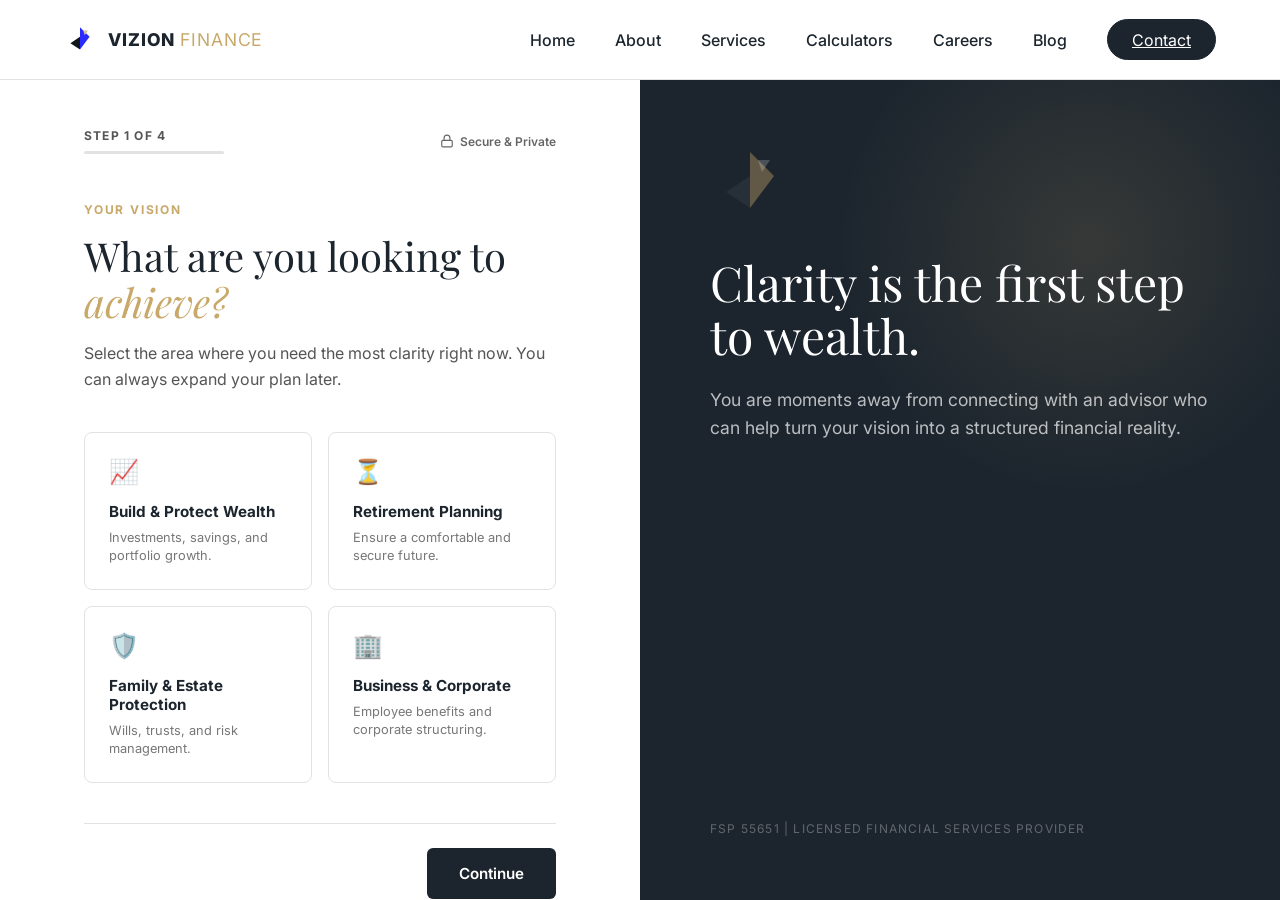
<file: pages/consultPage/consult.html>
<!DOCTYPE html>
<html lang="en">
<head>
  <meta charset="UTF-8">
  <meta name="viewport" content="width=device-width, initial-scale=1.0">
  <title>Start a Conversation | Vizion Finance</title>
  <link rel="preconnect" href="https://fonts.googleapis.com">
  <link rel="preconnect" href="https://fonts.gstatic.com" crossorigin>
  <link href="https://fonts.googleapis.com/css2?family=Inter:wght@400;500;600;700&family=Playfair+Display:ital,wght@0,400;0,500;1,400&display=swap" rel="stylesheet">
  <link rel="stylesheet" href="consult.css">
</head>
<body>

  <!-- NAVIGATION BAR -->
  <header class="navbar">
    <div class="nav-container">
      <a href="/pages/homepage/home.html" class="nav-logo">
        <svg viewBox="0 0 100 100" xmlns="http://www.w3.org/2000/svg" class="nav-logo-graphic">
          <polygon points="50,10 80,40 50,80" fill="#2B2BFF"/>
          <polygon points="50,80 20,60 50,40" fill="#11161A"/>
          <polygon points="60,20 75,20 65,35" fill="#D3C1A5"/>
        </svg>
        <span class="nav-logo-text">VIZION <span class="nav-logo-light">FINANCE</span></span>
      </a>
      <nav class="nav-links">
        <a href="../homepage/home.html" class="nav-link">Home</a>
        <a href="../aboutpage/about.html" class="nav-link">About</a>
        <a href="../servicespage/services.html" class="nav-link">Services</a>
        <a href="../calculatorspage/calculators.html" class="nav-link">Calculators</a>
        <a href="../vacancypage/vacancies.html" class="nav-link">Careers</a>
        <a href="../blogpage/blog.html" class="nav-link">Blog</a>
        <a href="../contactpage/contact.html" class="nav-btn active">Contact</a>
      </nav>
    </div>
  </header>

  <!-- MAIN SPLIT INTERFACE -->
  <main class="vizion-consultation-wrapper">
    
    <!-- LEFT SIDE: FORM PANEL -->
    <section class="form-panel">
      <div class="form-inner">
        
        <!-- Progress & Security -->
        <div class="form-header-meta">
          <div class="step-tracker">
            <span id="stepIndicator">Step 1 of 4</span>
            <div class="progress-bar-container">
              <div class="progress-bar-fill" id="progressFill"></div>
            </div>
          </div>
          <span class="security-badge">
            <svg viewBox="0 0 24 24" fill="none" stroke="currentColor" stroke-width="2" stroke-linecap="round" stroke-linejoin="round"><rect x="3" y="11" width="18" height="11" rx="2" ry="2"></rect><path d="M7 11V7a5 5 0 0 1 10 0v4"></path></svg>
            Secure & Private
          </span>
        </div>

        <form id="vizionForm" onsubmit="return false;">
          
          <!-- STEP 1: THE GOAL -->
          <div class="form-step active" data-step="1">
            <p class="overline overline-no-border">Your Vision</p>
            <h1 class="form-heading">What are you looking to <em>achieve?</em></h1>
            <p class="form-desc">Select the area where you need the most clarity right now. You can always expand your plan later.</p>

            <div class="selection-grid">
              <label class="vizion-card">
                <input type="radio" name="goal" value="Build & Protect Wealth">
                <div class="card-content">
                  <span class="card-icon">📈</span>
                  <span class="card-title">Build & Protect Wealth</span>
                  <span class="card-desc">Investments, savings, and portfolio growth.</span>
                </div>
              </label>

              <label class="vizion-card">
                <input type="radio" name="goal" value="Retirement Planning">
                <div class="card-content">
                  <span class="card-icon">⏳</span>
                  <span class="card-title">Retirement Planning</span>
                  <span class="card-desc">Ensure a comfortable and secure future.</span>
                </div>
              </label>

              <label class="vizion-card">
                <input type="radio" name="goal" value="Family & Estate Protection">
                <div class="card-content">
                  <span class="card-icon">🛡️</span>
                  <span class="card-title">Family & Estate Protection</span>
                  <span class="card-desc">Wills, trusts, and risk management.</span>
                </div>
              </label>

              <label class="vizion-card">
                <input type="radio" name="goal" value="Business & Corporate">
                <div class="card-content">
                  <span class="card-icon">🏢</span>
                  <span class="card-title">Business & Corporate</span>
                  <span class="card-desc">Employee benefits and corporate structuring.</span>
                </div>
              </label>
            </div>
          </div>

          <!-- STEP 2: THE CONTEXT -->
          <div class="form-step" data-step="2">
            <p class="overline overline-no-border">Your Journey</p>
            <h1 class="form-heading">Where are you currently <em>positioned?</em></h1>
            <p class="form-desc">Understanding your current life stage helps us pair you with an advisor who specialises in your needs.</p>

            <div class="selection-grid list-style">
              <label class="vizion-radio-row">
                <input type="radio" name="stage" value="Early Career / Growing">
                <span class="radio-indicator"></span>
                <span class="row-text">Early Career / Growing</span>
              </label>
              <label class="vizion-radio-row">
                <input type="radio" name="stage" value="Building a Family / Mid-Career">
                <span class="radio-indicator"></span>
                <span class="row-text">Building a Family / Mid-Career</span>
              </label>
              <label class="vizion-radio-row">
                <input type="radio" name="stage" value="Established Professional">
                <span class="radio-indicator"></span>
                <span class="row-text">Established Professional</span>
              </label>
              <label class="vizion-radio-row">
                <input type="radio" name="stage" value="Approaching Retirement">
                <span class="radio-indicator"></span>
                <span class="row-text">Approaching Retirement</span>
              </label>
              <label class="vizion-radio-row">
                <input type="radio" name="stage" value="Already Retired">
                <span class="radio-indicator"></span>
                <span class="row-text">Already Retired</span>
              </label>
            </div>
          </div>

          <!-- STEP 3: THE DETAILS -->
          <div class="form-step" data-step="3">
            <p class="overline overline-no-border">Your Details</p>
            <h1 class="form-heading">Let's start the <em>conversation.</em></h1>
            <p class="form-desc">Leave your details below so we know who we're speaking with.</p>

            <div class="input-group">
              <label for="firstName">First Name <span class="req">*</span></label>
              <input type="text" id="firstName" name="firstName" placeholder="e.g. Thabo" required autocomplete="given-name">
            </div>

            <div class="input-group">
              <label for="contactNumber">WhatsApp Number <span class="req">*</span></label>
              <input type="tel" id="contactNumber" name="contactNumber" placeholder="e.g. 082 123 4567" required autocomplete="tel">
            </div>

            <div class="input-group">
              <label for="userNote">Anything specific you'd like us to know? <span class="opt">(Optional)</span></label>
              <textarea id="userNote" name="userNote" rows="3" placeholder="e.g. I'm looking to consolidate my policies..."></textarea>
            </div>
          </div>

          <!-- STEP 4: DATE & TIME (NEW) -->
          <div class="form-step" data-step="4">
            <p class="overline overline-no-border">Scheduling</p>
            <h1 class="form-heading">When would suit you <em>best?</em></h1>
            <p class="form-desc">Choose a preferred date and time window. The team will confirm the exact appointment with you on WhatsApp.</p>

            <div class="input-group unique-date-group">
              <label for="preferredDate">Preferred Date <span class="opt">(Optional)</span></label>
              <div class="date-input-wrapper">
                <input type="date" id="preferredDate" name="preferredDate">
                <span class="date-icon">
                  <svg viewBox="0 0 24 24" fill="none" stroke="currentColor" stroke-width="2" stroke-linecap="round" stroke-linejoin="round"><rect x="3" y="4" width="18" height="18" rx="2" ry="2"></rect><line x1="16" y1="2" x2="16" y2="6"></line><line x1="8" y1="2" x2="8" y2="6"></line><line x1="3" y1="10" x2="21" y2="10"></line></svg>
                </span>
              </div>
            </div>

            <div class="selection-grid time-grid">
              <label class="vizion-time-card">
                <input type="radio" name="timeWindow" value="Morning (09:00 – 12:00)">
                <div class="time-content">
                  <span class="time-icon">🌅</span>
                  <span class="time-title">Morning</span>
                  <span class="time-desc">09:00 – 12:00</span>
                </div>
              </label>
              
              <label class="vizion-time-card">
                <input type="radio" name="timeWindow" value="Afternoon (12:00 – 17:00)">
                <div class="time-content">
                  <span class="time-icon">☀️</span>
                  <span class="time-title">Afternoon</span>
                  <span class="time-desc">12:00 – 17:00</span>
                </div>
              </label>

              <label class="vizion-time-card full-width">
                <input type="radio" name="timeWindow" value="No time preference">
                <div class="time-content">
                  <span class="time-icon">🕰️</span>
                  <span class="time-title">No time preference</span>
                  <span class="time-desc">I am flexible with the time</span>
                </div>
              </label>
            </div>
          </div>

          <!-- NAVIGATION BUTTONS -->
          <div class="form-footer">
            <button type="button" class="btn-text" id="btnPrev" style="opacity: 0; pointer-events: none;">
              &larr; Back
            </button>
            
            <button type="button" class="btn-primary" id="btnNext">
              Continue
            </button>

            <button type="button" class="btn-whatsapp" id="btnSubmit" style="display: none;">
              <svg viewBox="0 0 24 24" fill="currentColor"><path d="M20.52 3.48A11.87 11.87 0 0 0 12.06 0C5.48 0 .11 5.37.11 11.94c0 2.1.55 4.15 1.59 5.96L0 24l6.26-1.64a11.96 11.96 0 0 0 5.8 1.77h.01c6.58 0 11.93-5.37 11.93-11.94 0-3.19-1.24-6.18-3.48-8.42Zm-8.46 18.38h-.01a9.93 9.93 0 0 1-5.08-1.39l-.36-.22-3.72.97 1-3.63-.24-.37A9.9 9.9 0 0 1 2.12 12c0-5.49 4.47-9.96 9.94-9.96 2.66 0 5.16 1.04 7.03 2.91a9.92 9.92 0 0 1 2.92 7.05c0 5.49-4.47 9.96-9.95 9.96Zm5.46-7.45c-.3-.15-1.77-.87-2.04-.97-.27-.1-.47-.15-.67.15-.2.3-.77.97-.94 1.17-.17.2-.35.22-.65.08-.3-.15-1.27-.47-2.42-1.5-.9-.8-1.5-1.78-1.68-2.08-.17-.3-.02-.47.13-.62.14-.14.3-.35.45-.53.15-.18.2-.3.3-.5.1-.2.05-.37-.02-.52-.08-.15-.67-1.6-.92-2.19-.24-.57-.49-.49-.67-.5l-.57-.01c-.2 0-.52.07-.8.37-.27.3-1.04 1.02-1.04 2.49 0 1.47 1.07 2.89 1.22 3.08.15.2 2.1 3.21 5.08 4.49.71.31 1.27.49 1.7.63.72.23 1.37.2 1.88.12.57-.09 1.77-.73 2.02-1.43.25-.7.25-1.3.18-1.42-.08-.12-.27-.2-.57-.35Z"/></svg>
              Request on WhatsApp
            </button>
          </div>
        </form>
      </div>
    </section>

    <!-- RIGHT SIDE: BRAND VISUAL PANEL -->
    <section class="brand-panel">
      <div class="brand-content">
        <div class="brand-graphic">
          <svg viewBox="0 0 100 100" xmlns="http://www.w3.org/2000/svg">
            <polygon points="50,10 80,40 50,80" fill="rgba(200, 169, 106, 0.4)"/>
            <polygon points="50,80 20,60 50,40" fill="rgba(255,255,255,0.05)"/>
            <polygon points="60,20 75,20 65,35" fill="rgba(255,255,255,0.2)"/>
          </svg>
        </div>
        
        <div class="brand-dynamic-text">
          <h2 id="dynamicBrandTitle">Clarity is the first step to wealth.</h2>
          <p id="dynamicBrandDesc">You are moments away from connecting with an advisor who can help turn your vision into a structured financial reality.</p>
        </div>

        <div class="brand-footer">
          <p>FSP 55651 | Licensed Financial Services Provider</p>
        </div>
      </div>
    </section>

  </main>

  <!-- JAVASCRIPT LOGIC -->
  <script>
    document.addEventListener('DOMContentLoaded', () => {
      let currentStep = 1;
      const totalSteps = 4;

      const formSteps = document.querySelectorAll('.form-step');
      const btnPrev = document.getElementById('btnPrev');
      const btnNext = document.getElementById('btnNext');
      const btnSubmit = document.getElementById('btnSubmit');
      const progressFill = document.getElementById('progressFill');
      const stepIndicator = document.getElementById('stepIndicator');
      
      // Dynamic Brand Text Elements
      const brandTitle = document.getElementById('dynamicBrandTitle');
      const brandDesc = document.getElementById('dynamicBrandDesc');

      // Text to update on the right panel based on step
      const brandContent = {
        1: { title: "Clarity is the first step to wealth.", desc: "You are moments away from connecting with an advisor who can help turn your vision into a structured financial reality." },
        2: { title: "Tailored advice for your season.", desc: "Our advisors specialise in different life stages. By telling us where you are, we ensure you speak to the right expert." },
        3: { title: "Let's talk about your future.", desc: "Your details are kept strictly private. We use this only to connect with you on WhatsApp and prepare for our chat." },
        4: { title: "A request first. A confirmed time next.", desc: "Pick a day and time window that works for you. We'll send a WhatsApp to confirm the exact appointment time." }
      };

      function updateUI() {
        // 1. Update visible step
        formSteps.forEach(step => {
          step.classList.remove('active');
          if (parseInt(step.dataset.step) === currentStep) {
            step.classList.add('active');
          }
        });

        // 2. Update progress bar & text
        const progressPercentage = ((currentStep - 1) / (totalSteps - 1)) * 100;
        progressFill.style.width = `${progressPercentage}%`;
        stepIndicator.textContent = `Step ${currentStep} of ${totalSteps}`;

        // 3. Update buttons
        if (currentStep === 1) {
          btnPrev.style.opacity = '0';
          btnPrev.style.pointerEvents = 'none';
          btnNext.style.display = 'inline-flex';
          btnSubmit.style.display = 'none';
        } else if (currentStep === totalSteps) {
          btnPrev.style.opacity = '1';
          btnPrev.style.pointerEvents = 'auto';
          btnNext.style.display = 'none';
          btnSubmit.style.display = 'inline-flex';
        } else {
          btnPrev.style.opacity = '1';
          btnPrev.style.pointerEvents = 'auto';
          btnNext.style.display = 'inline-flex';
          btnSubmit.style.display = 'none';
        }

        // 4. Update right-side dynamic text
        brandTitle.textContent = brandContent[currentStep].title;
        brandDesc.textContent = brandContent[currentStep].desc;
        
        // Animate text change
        brandTitle.style.animation = 'none';
        brandDesc.style.animation = 'none';
        void brandTitle.offsetWidth; // trigger reflow
        brandTitle.style.animation = 'fadeIn 0.5s ease forwards';
        brandDesc.style.animation = 'fadeIn 0.5s ease forwards';
      }

      // Navigation Logic
      btnNext.addEventListener('click', () => {
        if (currentStep < totalSteps) {
          
          // Basic validation for Step 3 before moving to step 4
          if (currentStep === 3) {
            const firstName = document.getElementById('firstName').value.trim();
            const phone = document.getElementById('contactNumber').value.trim();
            if (!firstName || !phone) {
              alert("Please enter your name and WhatsApp number to continue.");
              return;
            }
          }

          currentStep++;
          updateUI();
        }
      });

      btnPrev.addEventListener('click', () => {
        if (currentStep > 1) {
          currentStep--;
          updateUI();
        }
      });

      // Auto-advance logic for radio selections (Steps 1, 2, and 4)
      document.querySelectorAll('input[type="radio"]').forEach(radio => {
        radio.addEventListener('change', () => {
          // Small delay so user sees the selection before sliding
          setTimeout(() => {
            if (currentStep < totalSteps) {
              // Don't auto advance if they are on step 3 (inputs) or step 4 (final submission)
              if (currentStep !== 3 && currentStep !== 4) {
                currentStep++;
                updateUI();
              }
            }
          }, 400);
        });
      });

      // Final Submission via WhatsApp
      btnSubmit.addEventListener('click', (e) => {
        e.preventDefault();
        
        // Gather form data
        const firstName = document.getElementById('firstName').value.trim();
        const phone = document.getElementById('contactNumber').value.trim();
        const goal = document.querySelector('input[name="goal"]:checked')?.value || "Not specified";
        const stage = document.querySelector('input[name="stage"]:checked')?.value || "Not specified";
        const note = document.getElementById('userNote').value.trim();
        
        // Date & Time Data
        const dateInput = document.getElementById('preferredDate').value;
        const timeWindow = document.querySelector('input[name="timeWindow"]:checked')?.value || "No preference";
        
        // Format date nicely (e.g., 25 Oct 2026) if selected
        let formattedDate = "Not specified";
        if (dateInput) {
          const dateObj = new Date(dateInput);
          formattedDate = dateObj.toLocaleDateString('en-GB', { day: 'numeric', month: 'short', year: 'numeric' });
        }

        // Format the WhatsApp Message
        const waNumber = "27645010877";
        const message = `Hi Vizion Finance, I'd like to request a consultation.\n\n*Name:* ${firstName}\n*Phone:* ${phone}\n*Focus Area:* ${goal}\n*Life Stage:* ${stage}\n*Preferred Date:* ${formattedDate}\n*Preferred Time:* ${timeWindow}${note ? `\n\n*Note:* ${note}` : ''}`;
        
        const encodedMessage = encodeURIComponent(message);
        window.open(`https://wa.me/${waNumber}?text=${encodedMessage}`, '_blank');
      });

    });
  </script>
</body>
</html>
</file>
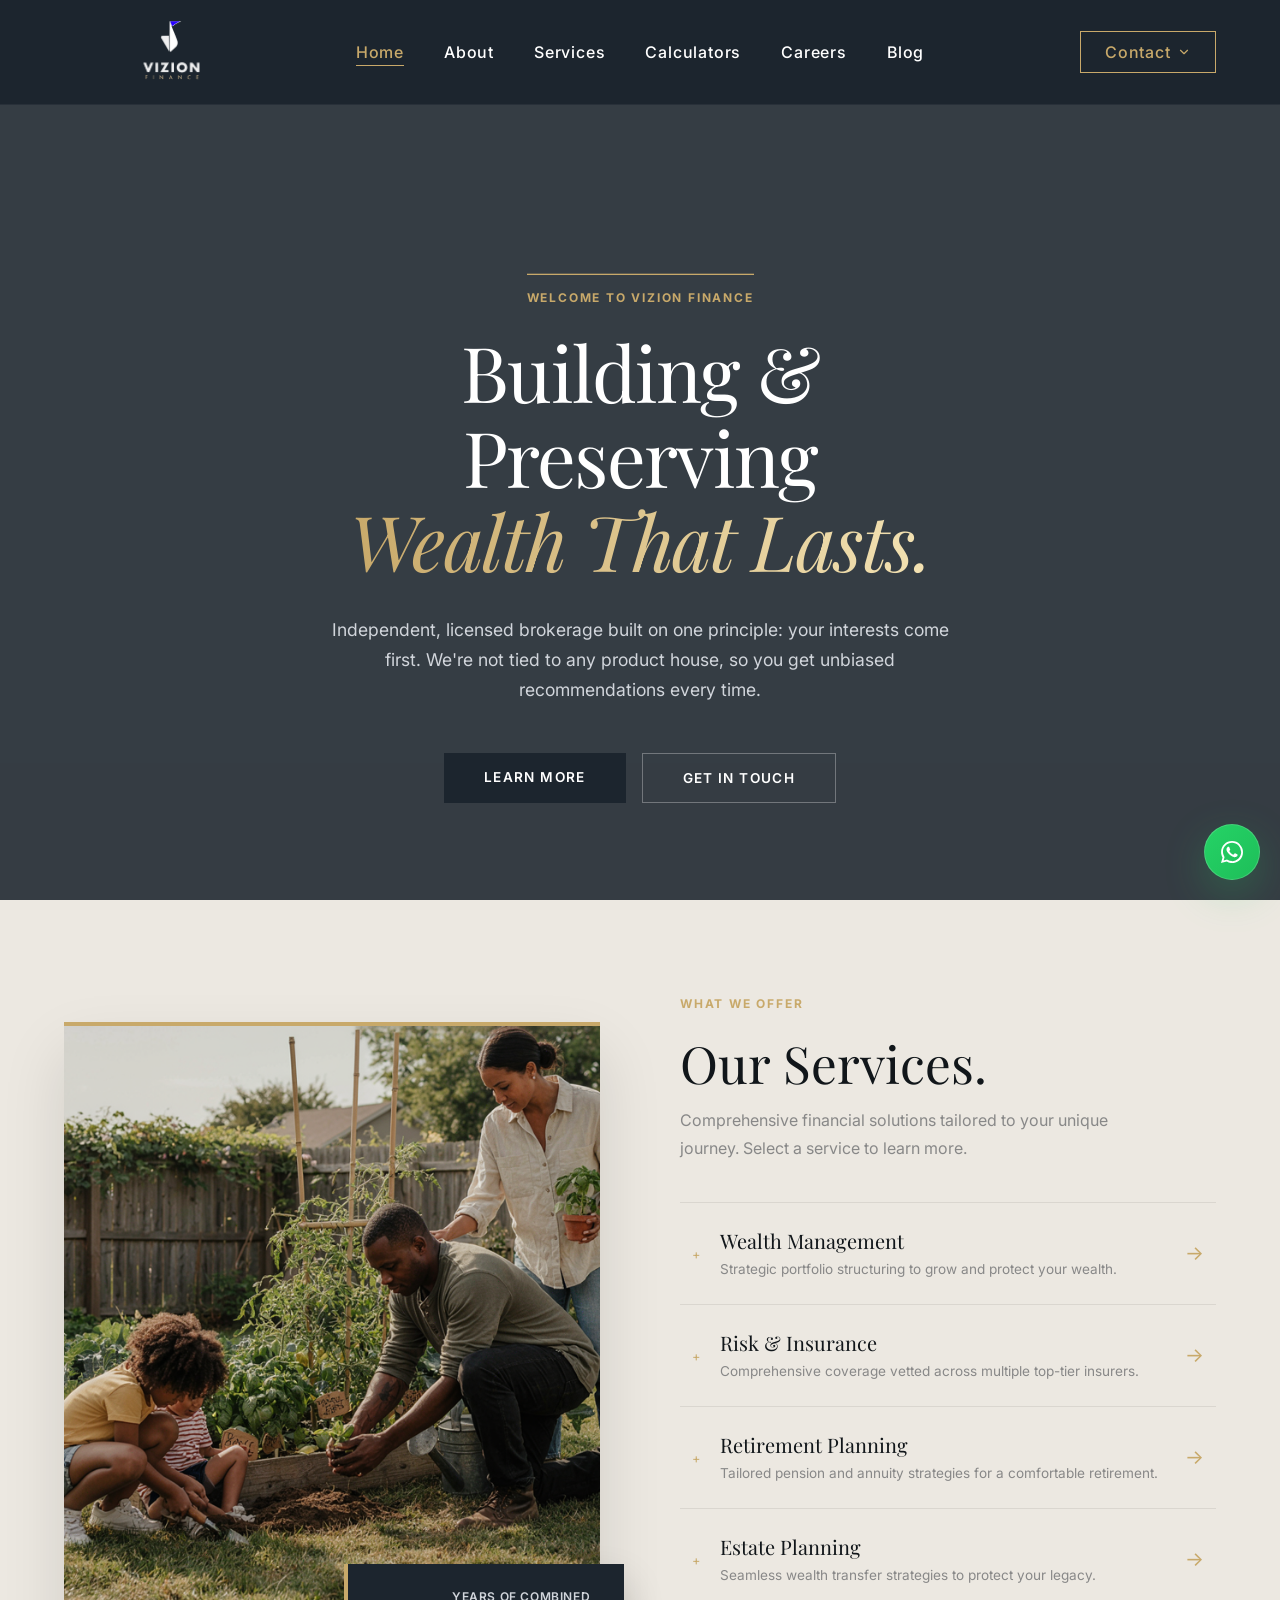
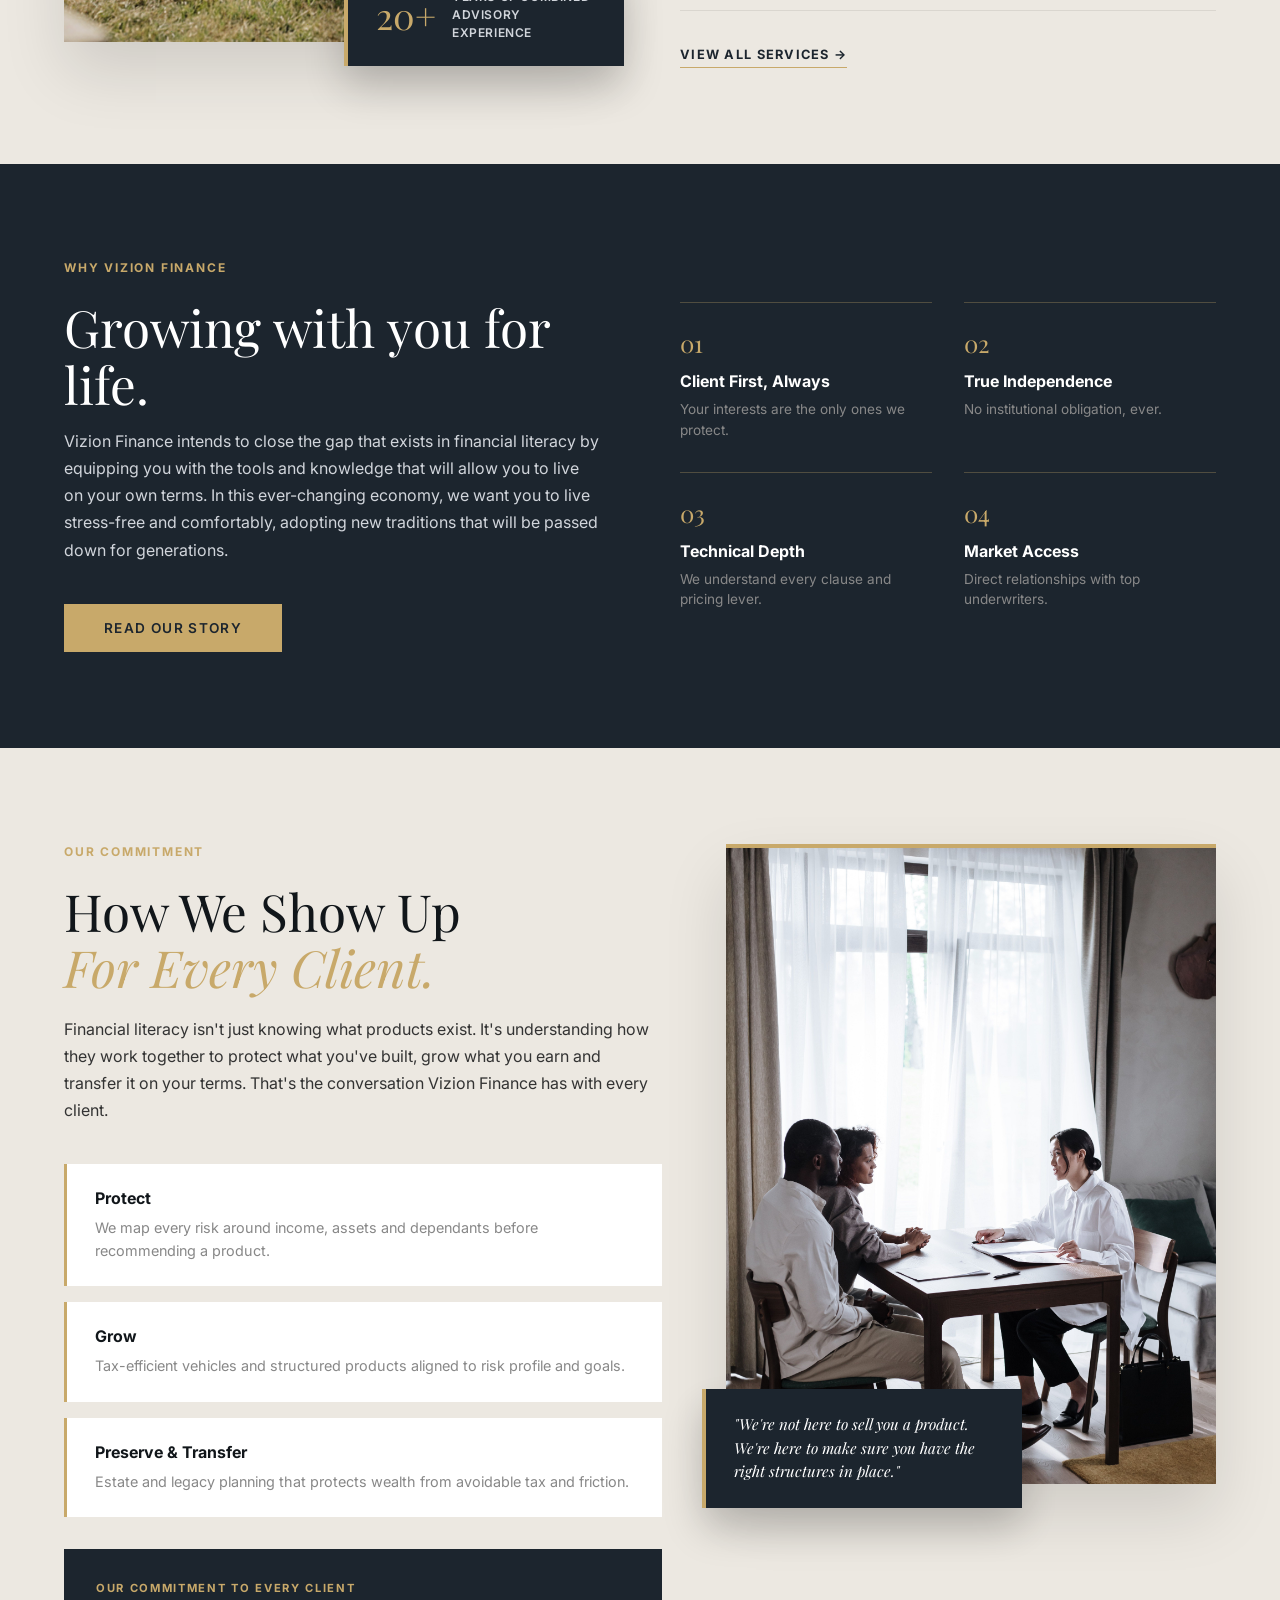
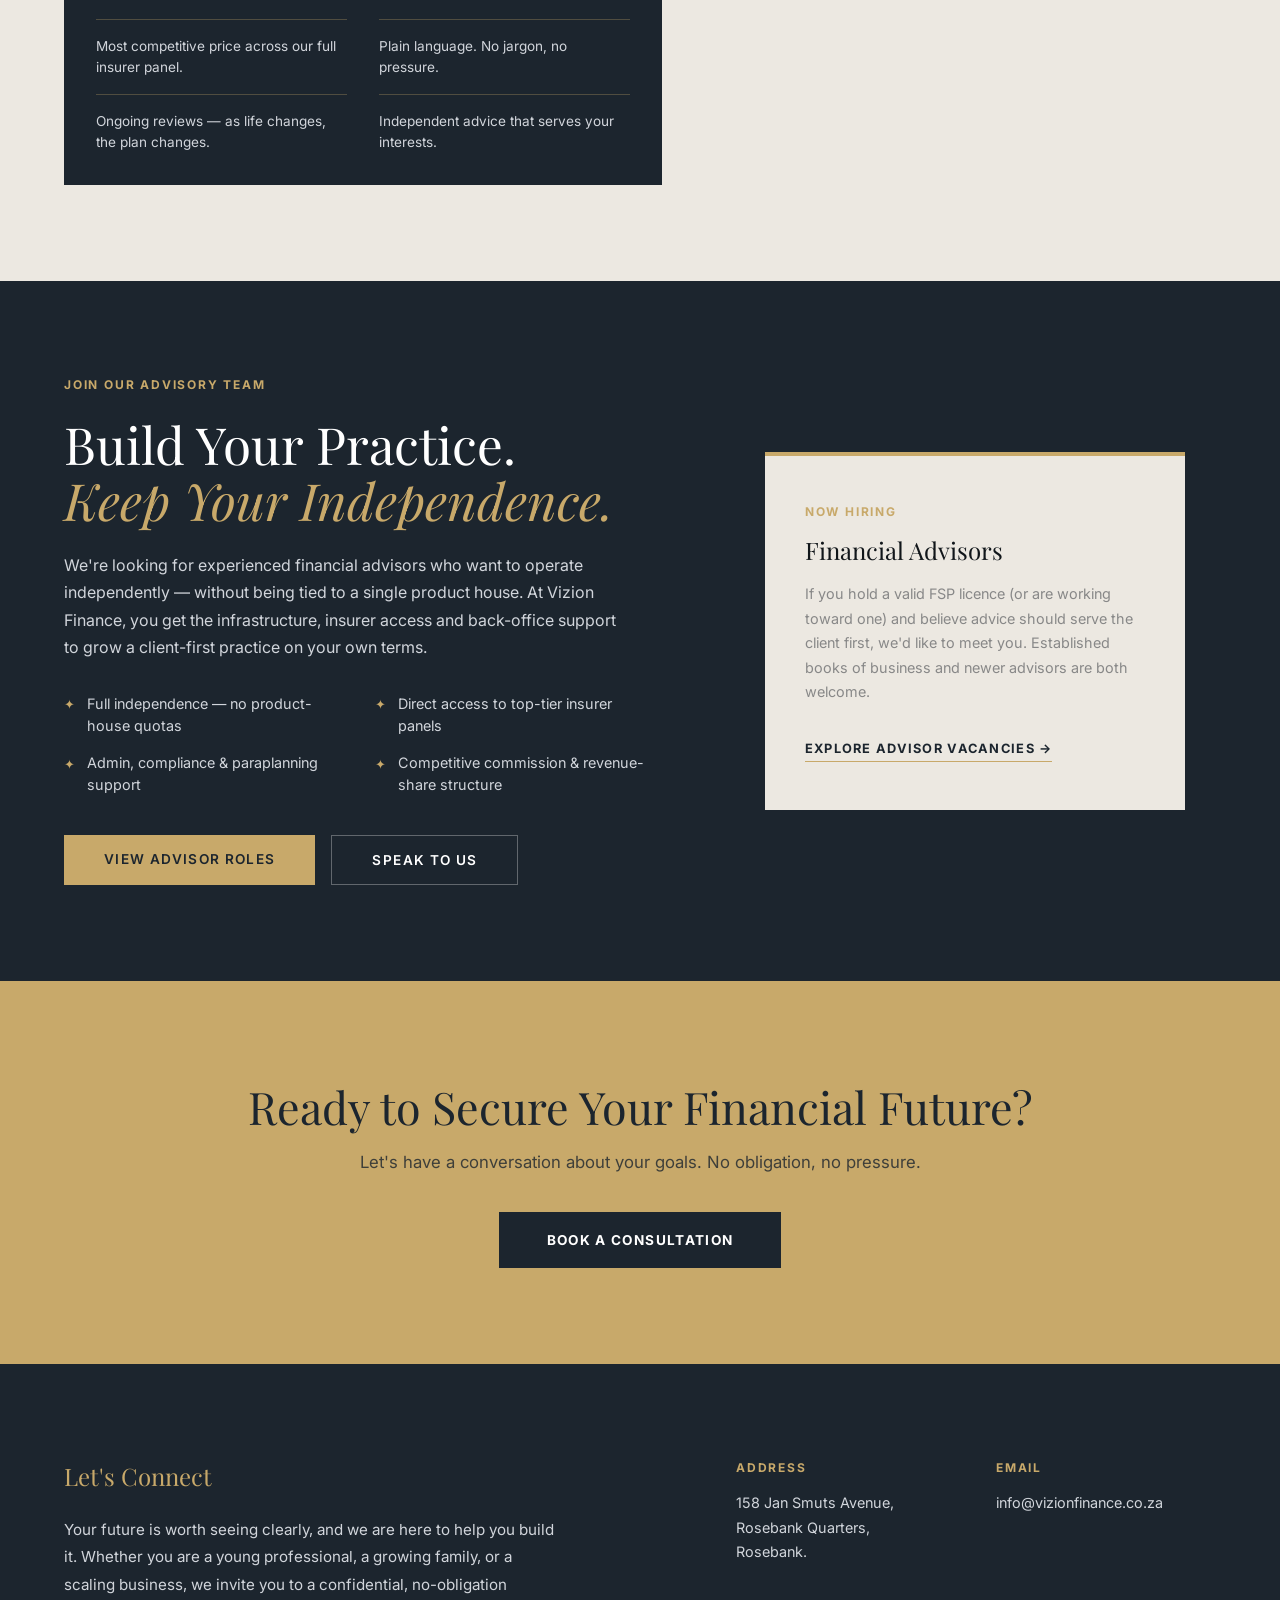
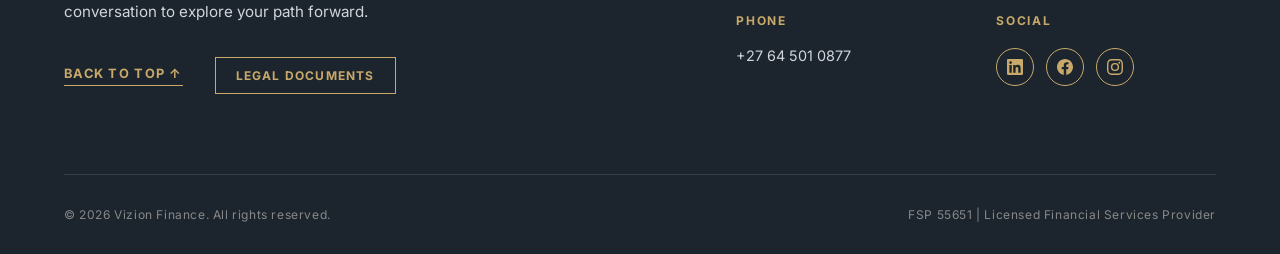
<file: pages/homePage/home.html>
<!DOCTYPE html>
<html lang="en">
<head>
    <meta charset="UTF-8">
    <meta name="viewport" content="width=device-width, initial-scale=1.0">
    <title>Vizion Finance | Home</title>
    <link rel="preconnect" href="https://fonts.googleapis.com">
    <link rel="preconnect" href="https://fonts.gstatic.com" crossorigin>
    <link href="https://fonts.googleapis.com/css2?family=Inter:wght@400;500;600;700&family=Playfair+Display:ital,wght@0,400;0,500;1,400&display=swap" rel="stylesheet">
    <link rel="stylesheet" href="home.css">
</head>
<body>

    <!-- ========================================== -->
    <!-- NAVIGATION BAR                             -->
    <!-- ========================================== -->
    <header class="navbar">
        <div class="nav-container">

            <img src="../../media/White%20Vertical%20Lock-Up.png" alt="Vizion Finance Logo" class="nav-logo-graphic">

            <nav class="nav-links">
                <a href="../homePage/home.html" class="nav-link active">Home</a>
                <a href="../aboutPage/about.html" class="nav-link">About</a>
                <a href="../servicesPage/services.html" class="nav-link">Services</a>
                <a href="../calculatorsPage/calculators.html" class="nav-link">Calculators</a>
                <a href="../vacancyPage/vacancies.html" class="nav-link">Careers</a>
                <a href="../blogPage/blog.html" class="nav-link">Blog</a>
            </nav>

            <div class="nav-actions">
                <div class="nav-dropdown">
                    <a href="../contactpage/contact.html" class="nav-link nav-btn nav-dropdown-toggle">
                        Contact
                        <svg class="nav-chevron" viewBox="0 0 24 24" fill="none" stroke="currentColor" stroke-width="2" stroke-linecap="round" stroke-linejoin="round"><polyline points="6 9 12 15 18 9"></polyline></svg>
                    </a>
                    <div class="nav-dropdown-menu">
                        <a href="../contactpage/contact.html" class="dropdown-item">
                            <span class="dropdown-icon">
                                <svg viewBox="0 0 24 24" fill="none" xmlns="http://www.w3.org/2000/svg">
                                    <path d="M12 2L15.09 8.26L22 9.27L17 14.14L18.18 21.02L12 17.77L5.82 21.02L7 14.14L2 9.27L8.91 8.26L12 2Z" fill="var(--color-gold)"/>
                                </svg>
                            </span>
                            <span class="dropdown-text">
                                <span class="dropdown-title">Contact Us</span>
                                <span class="dropdown-desc">Get in touch or find our location</span>
                            </span>
                        </a>
                        <a href="../consultpage/consult.html" class="dropdown-item">
                            <span class="dropdown-icon">
                                <svg viewBox="0 0 24 24" fill="none" xmlns="http://www.w3.org/2000/svg">
                                    <path d="M12 2L15.09 8.26L22 9.27L17 14.14L18.18 21.02L12 17.77L5.82 21.02L7 14.14L2 9.27L8.91 8.26L12 2Z" fill="var(--color-gold)"/>
                                </svg>
                            </span>
                            <span class="dropdown-text">
                                <span class="dropdown-title">Book a Consultation</span>
                                <span class="dropdown-desc">Start your financial journey</span>
                            </span>
                        </a>
                    </div>
                </div>
            </div>

        </div>
    </header>

    <!-- ========================================== -->
    <!-- HERO SECTION                               -->
    <!-- ========================================== -->
    <section class="hero-section">

        <div class="hero-overlay"></div>

        <div class="floating-cta" aria-label="Quick contact actions">
            <a class="action-pill phone-pill" href="tel:+27645010877" aria-label="Call Vizion Finance">
                <svg viewBox="0 0 24 24" xmlns="http://www.w3.org/2000/svg" aria-hidden="true">
                    <path d="M6.62 10.79a15.5 15.5 0 0 0 6.59 6.59l2.2-2.2a1 1 0 0 1 1.02-.24c1.12.37 2.33.57 3.57.57a1 1 0 0 1 1 1V20a1 1 0 0 1-1 1C10.85 21 3 13.15 3 3a1 1 0 0 1 1-1h3.5a1 1 0 0 1 1 1c0 1.24.2 2.45.57 3.57a1 1 0 0 1-.25 1.02l-2.2 2.2Z"/>
                </svg>
                <span>Call</span>
            </a>
            <a class="action-pill whatsapp-pill" href="https://wa.me/27645010877?text=Hi%20Vizion%20Finance%2C%20I%27d%20like%20to%20book%20a%20consultation." target="_blank" rel="noopener noreferrer" aria-label="Chat on WhatsApp">
                <svg viewBox="0 0 24 24" xmlns="http://www.w3.org/2000/svg" aria-hidden="true">
                    <path d="M20.52 3.48A11.87 11.87 0 0 0 12.06 0C5.48 0 .11 5.37.11 11.94c0 2.1.55 4.15 1.59 5.96L0 24l6.26-1.64a11.96 11.96 0 0 0 5.8 1.77h.01c6.58 0 11.93-5.37 11.93-11.94 0-3.19-1.24-6.18-3.48-8.42Zm-8.46 18.38h-.01a9.93 9.93 0 0 1-5.08-1.39l-.36-.22-3.72.97 1-3.63-.24-.37A9.9 9.9 0 0 1 2.12 12c0-5.49 4.47-9.96 9.94-9.96 2.66 0 5.16 1.04 7.03 2.91a9.92 9.92 0 0 1 2.92 7.05c0 5.49-4.47 9.96-9.95 9.96Zm5.46-7.45c-.3-.15-1.77-.87-2.04-.97-.27-.1-.47-.15-.67.15-.2.3-.77.97-.94 1.17-.17.2-.35.22-.65.08-.3-.15-1.27-.47-2.42-1.5-.9-.8-1.5-1.78-1.68-2.08-.17-.3-.02-.47.13-.62.14-.14.3-.35.45-.53.15-.18.2-.3.3-.5.1-.2.05-.37-.02-.52-.08-.15-.67-1.6-.92-2.19-.24-.57-.49-.49-.67-.5l-.57-.01c-.2 0-.52.07-.8.37-.27.3-1.04 1.02-1.04 2.49 0 1.47 1.07 2.89 1.22 3.08.15.2 2.1 3.21 5.08 4.49.71.31 1.27.49 1.7.63.72.23 1.37.2 1.88.12.57-.09 1.77-.73 2.02-1.43.25-.7.25-1.3.18-1.42-.08-.12-.27-.2-.57-.35Z"/>
                </svg>
                <span>WhatsApp</span>
            </a>
        </div>

        <div class="hero-content hero-enter">
            <p class="overline">Welcome to Vizion Finance</p>
            <h1 class="hero-title">
                Building &<br>
                Preserving<br>
                <em>Wealth That Lasts.</em>
            </h1>
            <p class="hero-text fade-in-text">
                Independent, licensed brokerage built on one principle:
                your interests come first. We're not tied to any product house,
                so you get unbiased recommendations every time.
            </p>
            <div class="hero-buttons">
                <a href="/pages/aboutpage/about.html" class="btn-primary">Learn More</a>
                <a href="../contactpage/contact.html" class="btn-secondary">Get In Touch</a>
            </div>
        </div>

    </section>

    <!-- ========================================== -->
    <!-- SERVICES SECTION                           -->
    <!-- ========================================== -->
    <section class="services-section" id="services">

        <div class="services-inner">

            <div class="services-visual reveal-left">
                <div class="services-image-wrapper">
                    <img
                        src="/media/familygarden.png"
                        alt="Couple with child planning their financial future"
                        class="services-image"
                        loading="lazy"
                    >
                    <div class="services-image-badge">
                        <span class="services-badge-number">20+</span>
                        <span class="services-badge-text">Years of combined<br>advisory experience</span>
                    </div>
                </div>
            </div>

            <div class="services-content reveal-right">
                <p class="overline overline-no-border">What We Offer</p>
                <h2 class="section-title-large">Our Services.</h2>
                <p class="services-intro">
                    Comprehensive financial solutions tailored to your unique journey.
                    Select a service to learn more.
                </p>

                <ul class="services-list">
                    <li>
                        <a href="/pages/servicespage/services.html#wealth-management" class="service-link">
                            <span class="perk-icon">+</span>
                            <span class="service-link-body">
                                <span class="service-link-title">Wealth Management</span>
                                <span class="service-link-desc">Strategic portfolio structuring to grow and protect your wealth.</span>
                            </span>
                            <span class="service-link-arrow" aria-hidden="true">&rarr;</span>
                        </a>
                    </li>
                    <li>
                        <a href="/pages/servicespage/services.html#risk-insurance" class="service-link">
                            <span class="perk-icon">+</span>
                            <span class="service-link-body">
                                <span class="service-link-title">Risk &amp; Insurance</span>
                                <span class="service-link-desc">Comprehensive coverage vetted across multiple top-tier insurers.</span>
                            </span>
                            <span class="service-link-arrow" aria-hidden="true">&rarr;</span>
                        </a>
                    </li>
                    <li>
                        <a href="/pages/servicespage/services.html#retirement-planning" class="service-link">
                            <span class="perk-icon">+</span>
                            <span class="service-link-body">
                                <span class="service-link-title">Retirement Planning</span>
                                <span class="service-link-desc">Tailored pension and annuity strategies for a comfortable retirement.</span>
                            </span>
                            <span class="service-link-arrow" aria-hidden="true">&rarr;</span>
                        </a>
                    </li>
                    <li>
                        <a href="/pages/servicespage/services.html#estate-planning" class="service-link">
                            <span class="perk-icon">+</span>
                            <span class="service-link-body">
                                <span class="service-link-title">Estate Planning</span>
                                <span class="service-link-desc">Seamless wealth transfer strategies to protect your legacy.</span>
                            </span>
                            <span class="service-link-arrow" aria-hidden="true">&rarr;</span>
                        </a>
                    </li>
                </ul>

                <a href="/pages/servicespage/services.html" class="services-all-link">
                    View all services &rarr;
                </a>
            </div>

        </div>

    </section>

    <!-- ========================================== -->
    <!-- WHY CHOOSE US SECTION                      -->
    <!-- ========================================== -->
    <section class="why-section">

        <div class="why-content reveal-left">
            <p class="overline overline-no-border">Why Vizion Finance</p>
            <h2 class="section-title-large">Growing with you for life.</h2>
            <p class="why-text fade-in-text">
                Vizion Finance intends to close the gap that exists in financial literacy by equipping you with the tools and knowledge that will allow you to live on your own terms. In this ever-changing economy, we want you to live stress-free and comfortably, adopting new traditions that will be passed down for generations.
            </p>
            <a href="/pages/aboutpage/about.html" class="btn-primary">Read Our Story</a>
        </div>

        <div class="why-highlights reveal-children">
            <div class="why-item">
                <span class="why-number">01</span>
                <h4 class="why-title">Client First, Always</h4>
                <p class="why-desc">Your interests are the only ones we protect.</p>
            </div>
            <div class="why-item">
                <span class="why-number">02</span>
                <h4 class="why-title">True Independence</h4>
                <p class="why-desc">No institutional obligation, ever.</p>
            </div>
            <div class="why-item">
                <span class="why-number">03</span>
                <h4 class="why-title">Technical Depth</h4>
                <p class="why-desc">We understand every clause and pricing lever.</p>
            </div>
            <div class="why-item">
                <span class="why-number">04</span>
                <h4 class="why-title">Market Access</h4>
                <p class="why-desc">Direct relationships with top underwriters.</p>
            </div>
        </div>

    </section>

    <!-- ========================================== -->
    <!-- OUR COMMITMENT SECTION                     -->
    <!-- ========================================== -->
    <section class="commitment-section">
        <div class="commitment-container">

            <div class="commitment-left reveal">
                <p class="overline overline-no-border">Our Commitment</p>
                <h2 class="section-title-large">How We Show Up<br><em>For Every Client.</em></h2>
                <p class="commitment-intro">
                    Financial literacy isn't just knowing what products exist. It's understanding how they work together to protect what you've built, grow what you earn and transfer it on your terms. That's the conversation Vizion Finance has with every client.
                </p>

                <div class="commitment-pillars">
                    <div class="pillar-card">
                        <h3 class="pillar-title">Protect</h3>
                        <p class="pillar-desc">We map every risk around income, assets and dependants before recommending a product.</p>
                    </div>
                    <div class="pillar-card">
                        <h3 class="pillar-title">Grow</h3>
                        <p class="pillar-desc">Tax-efficient vehicles and structured products aligned to risk profile and goals.</p>
                    </div>
                    <div class="pillar-card">
                        <h3 class="pillar-title">Preserve &amp; Transfer</h3>
                        <p class="pillar-desc">Estate and legacy planning that protects wealth from avoidable tax and friction.</p>
                    </div>
                </div>

                <div class="commitment-box">
                    <p class="commitment-box-label">Our Commitment to Every Client</p>
                    <div class="commitment-grid">
                        <div class="commitment-item"><p>Most competitive price across our full insurer panel.</p></div>
                        <div class="commitment-item"><p>Plain language. No jargon, no pressure.</p></div>
                        <div class="commitment-item"><p>Ongoing reviews — as life changes, the plan changes.</p></div>
                        <div class="commitment-item"><p>Independent advice that serves your interests.</p></div>
                    </div>
                </div>
            </div>

            <div class="commitment-right reveal-scale">
                <div class="commitment-image-wrapper">
                    <img
                        src="/media/couplee.jpg"
                        alt="Vizion Finance advisor in conversation with a client"
                        class="commitment-image"
                        loading="lazy"
                    >
                    <blockquote class="commitment-image-quote">
                        "We're not here to sell you a product. We're here to make sure you have the right structures in place."
                    </blockquote>
                </div>
            </div>

        </div>
    </section>

    <!-- ========================================== -->
    <!-- RECRUITMENT SECTION — FINANCIAL ADVISORS   -->
    <!-- ========================================== -->
    <section class="recruitment-section">

        <div class="recruitment-inner">

            <div class="recruitment-content reveal-left">
                <p class="overline overline-no-border">Join Our Advisory Team</p>
                <h2 class="section-title-large">Build Your Practice.<br><em>Keep Your Independence.</em></h2>
                <p class="recruitment-text">
                    We're looking for experienced financial advisors who want to operate independently —
                    without being tied to a single product house. At Vizion Finance, you get the
                    infrastructure, insurer access and back-office support to grow a client-first
                    practice on your own terms.
                </p>

                <ul class="recruitment-perks">
                    <li><span class="perk-icon">✦</span><span>Full independence — no product-house quotas</span></li>
                    <li><span class="perk-icon">✦</span><span>Direct access to top-tier insurer panels</span></li>
                    <li><span class="perk-icon">✦</span><span>Admin, compliance &amp; paraplanning support</span></li>
                    <li><span class="perk-icon">✦</span><span>Competitive commission &amp; revenue-share structure</span></li>
                </ul>

                <div class="recruitment-buttons">
                    <a href="/pages/vacancypage/vacancies.html" class="btn-primary">View Advisor Roles</a>
                    <a href="/pages/contactpage/contact.html" class="btn-secondary recruitment-btn-secondary">Speak to Us</a>
                </div>
            </div>

            <div class="recruitment-visual reveal-right">
                <div class="recruitment-card">
                    <p class="recruitment-card-label">Now Hiring</p>
                    <h3 class="recruitment-card-title">Financial Advisors</h3>
                    <p class="recruitment-card-text">
                        If you hold a valid FSP licence (or are working toward one) and believe
                        advice should serve the client first, we'd like to meet you. Established
                        books of business and newer advisors are both welcome.
                    </p>
                    <a href="/pages/vacancypage/vacancies.html" class="recruitment-card-link">
                        Explore Advisor Vacancies &rarr;
                    </a>
                </div>
            </div>

        </div>

    </section>

    <!-- ========================================== -->
    <!-- CALL TO ACTION BANNER                      -->
    <!-- ========================================== -->
    <section class="cta-banner" id="contact">

        <div class="cta-content reveal">
            <h2 class="cta-title">Ready to Secure Your Financial Future?</h2>
            <p class="cta-text">Let's have a conversation about your goals. No obligation, no pressure.</p>
            <a href="../consultpage/consult.html" class="btn-gold">Book a Consultation</a>
        </div>

    </section>

    <!-- ========================================== -->
    <!-- FOOTER                                     -->
    <!-- ========================================== -->
    <footer class="site-footer">
        <div class="footer-main">

            <div class="footer-column footer-connect reveal">
                <h3 class="footer-heading footer-heading-gold">Let's Connect</h3>
                <p class="footer-text">
                    Your future is worth seeing clearly, and we are here to help you build it.
                    Whether you are a young professional, a growing family, or a scaling business,
                    we invite you to a confidential, no-obligation conversation to explore your path forward.
                </p>
                <div class="footer-actions">
                    <a href="#top" class="back-to-top">Back to Top &uarr;</a>
                    <a href="/pages/legalpage/legal.html" class="legal-btn">Legal Documents</a>
                </div>
            </div>

            <div class="footer-column footer-contact reveal-children">
                <div class="footer-contact-item">
                    <h4 class="footer-label">Address</h4>
                    <p class="footer-text">
                        <a href="https://www.google.com/maps/search/?api=1&query=158+Jan+Smuts+Avenue,+Rosebank+Quarters,+Rosebank,+South+Africa" target="_blank" rel="noopener noreferrer" class="footer-link">
                            158 Jan Smuts Avenue,<br>
                            Rosebank Quarters,<br>
                            Rosebank.
                        </a>
                    </p>
                </div>
                <div class="footer-contact-item">
                    <h4 class="footer-label">Email</h4>
                    <p class="footer-text">
                        <a href="mailto:info@vizionfinance.co.za" class="footer-link">info@vizionfinance.co.za</a>
                    </p>
                </div>
                <div class="footer-contact-item">
                    <h4 class="footer-label">Phone</h4>
                    <p class="footer-text">
                        <a href="tel:+27645010877" class="footer-link">+27 64 501 0877</a>
                    </p>
                </div>
                <div class="footer-contact-item">
                    <h4 class="footer-label">Social</h4>
                    <div class="footer-socials">
                        <a href="https://www.linkedin.com/" target="_blank" rel="noopener noreferrer" class="social-btn" aria-label="LinkedIn">
                            <svg xmlns="http://www.w3.org/2000/svg" viewBox="0 0 24 24" fill="currentColor"><path d="M20.447 20.452h-3.554v-5.569c0-1.328-.027-3.037-1.852-3.037-1.853 0-2.136 1.445-2.136 2.939v5.667H9.351V9h3.414v1.561h.046c.477-.9 1.637-1.85 3.37-1.85 3.601 0 4.267 2.37 4.267 5.455v6.286zM5.337 7.433c-1.144 0-2.063-.926-2.063-2.065 0-1.138.92-2.063 2.063-2.063 1.14 0 2.064.925 2.064 2.063 0 1.139-.925 2.065-2.064 2.065zm1.782 13.019H3.555V9h3.564v11.452zM22.225 0H1.771C.792 0 0 .774 0 1.729v20.542C0 23.227.792 24 1.771 24h20.451C23.2 24 24 23.227 24 22.271V1.729C24 .774 23.2 0 22.222 0h.003z"/></svg>
                        </a>
                        <a href="https://www.facebook.com/" target="_blank" rel="noopener noreferrer" class="social-btn" aria-label="Facebook">
                            <svg xmlns="http://www.w3.org/2000/svg" viewBox="0 0 24 24" fill="currentColor"><path d="M24 12.073c0-6.627-5.373-12-12-12s-12 5.373-12 12c0 5.99 4.388 10.954 10.125 11.854v-8.385H7.078v-3.47h3.047V9.43c0-3.007 1.792-4.669 4.533-4.669 1.312 0 2.686.235 2.686.235v2.953H15.83c-1.491 0-1.956.925-1.956 1.874v2.25h3.328l-.532 3.47h-2.796v8.385C19.612 23.027 24 18.062 24 12.073z"/></svg>
                        </a>
                        <a href="https://www.instagram.com/" target="_blank" rel="noopener noreferrer" class="social-btn" aria-label="Instagram">
                            <svg xmlns="http://www.w3.org/2000/svg" viewBox="0 0 24 24" fill="currentColor"><path d="M12 2.163c3.204 0 3.584.012 4.85.07 3.252.148 4.771 1.691 4.919 4.919.058 1.265.069 1.645.069 4.849 0 3.205-.012 3.584-.069 4.849-.149 3.225-1.664 4.771-4.919 4.919-1.266.058-1.644.07-4.85.07-3.204 0-3.584-.012-4.849-.07-3.26-.149-4.771-1.699-4.919-4.92-.058-1.265-.07-1.644-.07-4.849 0-3.204.013-3.583.07-4.849.149-3.227 1.664-4.771 4.919-4.919 1.266-.057 1.645-.069 4.849-.069zM12 0C8.741 0 8.333.014 7.053.072 2.695.272.273 2.69.073 7.052.014 8.333 0 8.741 0 12c0 3.259.014 3.668.072 4.948.2 4.358 2.618 6.78 6.98 6.98C8.333 23.986 8.741 24 12 24c3.259 0 3.668-.014 4.948-.072 4.354-.2 6.782-2.618 6.979-6.98.059-1.28.073-1.689.073-4.948 0-3.259-.014-3.667-.072-4.947-.196-4.354-2.617-6.78-6.979-6.98C15.668.014 15.259 0 12 0zm0 5.838a6.162 6.162 0 100 12.324 6.162 6.162 0 000-12.324zM12 16a4 4 0 110-8 4 4 0 010 8zm6.406-11.845a1.44 1.44 0 100 2.881 1.44 1.44 0 000-2.881z"/></svg>
                        </a>
                    </div>
                </div>
            </div>

        </div>

        <div class="footer-bottom">
            <div class="footer-bottom-content">
                <p class="footer-text">© 2026 Vizion Finance. All rights reserved.</p>
                <p class="footer-text">FSP 55651 | Licensed Financial Services Provider</p>
            </div>
        </div>
    </footer>

    <!-- ========================================== -->
    <!-- SCROLL REVEAL OBSERVER                     -->
    <!-- ========================================== -->
    <script>
        (function () {
            const targets = document.querySelectorAll(
                '.reveal, .reveal-children, .reveal-left, .reveal-right, .reveal-scale'
            );

            if (!('IntersectionObserver' in window)) {
                targets.forEach(el => el.classList.add('is-visible'));
                return;
            }

            const observer = new IntersectionObserver(
                (entries) => {
                    entries.forEach(entry => {
                        if (entry.isIntersecting) {
                            entry.target.classList.add('is-visible');
                            observer.unobserve(entry.target);
                        }
                    });
                },
                { threshold: 0.15, rootMargin: '0px 0px -80px 0px' }
            );

            targets.forEach(el => observer.observe(el));
        })();
    </script>

</body>
</html>
</file>
<file: pages/consultPage/consult.css>
/* ========================================== */
/* 1. THEME & GLOBAL RESETS                   */
/* ========================================== */
:root {
  --color-navy: #1C252E;
  --color-cream: #ECE8E1;
  --color-gold: #C8A96A;
  --color-dark-slate: #11161A;
  --color-white: #FFFFFF;
  --color-text-body: #555555;
  --color-border: #E2E2E2;
  
  --font-serif: 'Playfair Display', serif;
  --font-sans: 'Inter', sans-serif;
}

* {
  box-sizing: border-box;
  margin: 0;
  padding: 0;
}

body {
  font-family: var(--font-sans);
  background-color: #FAFAFA;
  color: var(--color-dark-slate);
  -webkit-font-smoothing: antialiased;
  overflow: hidden; 
}

/* ========================================== */
/* 2. NAVBAR                                  */
/* ========================================== */
.navbar {
  position: fixed;
  top: 0;
  left: 0;
  width: 100%;
  height: 80px;
  background-color: var(--color-white);
  z-index: 1000;
  border-bottom: 1px solid var(--color-border);
  display: flex;
  align-items: center;
}

.nav-container {
  display: flex;
  justify-content: space-between;
  align-items: center;
  padding: 0 5vw;
  width: 100%;
  max-width: 1600px;
  margin: 0 auto;
}

.nav-logo {
  display: flex;
  align-items: center;
  gap: 0.75rem;
  text-decoration: none;
  color: var(--color-navy);
}

.nav-logo-graphic { width: 32px; height: 32px; }

.nav-logo-text {
  font-size: 1.1rem;
  font-weight: 800;
  letter-spacing: 0.05em;
}

.nav-logo-light { font-weight: 400; color: var(--color-gold); }

.nav-links { display: flex; align-items: center; gap: 2.5rem; }

.nav-link {
  font-size: 1.00rem;
  font-weight: 500;
  color: var(--color-navy);
  text-decoration: none;
  transition: color 0.3s ease;
}

.nav-link:hover, .nav-link.active { color: var(--color-gold); }

.nav-btn {
  background-color: var(--color-navy);
  border: 1px solid var(--color-navy);
  padding: 0.6rem 1.5rem;
  border-radius: 999px;
  color: var(--color-white);
}

.nav-btn:hover {
  background-color: var(--color-gold);
  border-color: var(--color-gold);
  color: var(--color-navy);
}

/* ========================================== */
/* 3. SPLIT SCREEN LAYOUT                     */
/* ========================================== */
.vizion-consultation-wrapper {
  display: grid;
  grid-template-columns: 1fr 1fr;
  height: 100vh;
  padding-top: 80px;
}

/* ========================================== */
/* 4. LEFT PANEL: FORM                        */
/* ========================================== */
.form-panel {
  background-color: var(--color-white);
  display: flex;
  flex-direction: column;
  overflow-y: auto;
  position: relative;
}

.form-inner {
  width: 100%;
  max-width: 600px;
  margin: auto;
  padding: 3rem 4rem;
}

/* Header / Progress */
.form-header-meta {
  display: flex;
  justify-content: space-between;
  align-items: center;
  margin-bottom: 3rem;
}

.step-tracker {
  display: flex;
  flex-direction: column;
  gap: 0.5rem;
}

#stepIndicator {
  font-size: 0.75rem;
  font-weight: 700;
  letter-spacing: 0.1em;
  text-transform: uppercase;
  color: var(--color-text-body);
}

.progress-bar-container {
  width: 140px;
  height: 3px;
  background-color: var(--color-border);
  border-radius: 2px;
  overflow: hidden;
}

.progress-bar-fill {
  height: 100%;
  width: 0%;
  background-color: var(--color-gold);
  transition: width 0.4s ease;
}

.security-badge {
  display: flex;
  align-items: center;
  gap: 0.4rem;
  font-size: 0.75rem;
  font-weight: 600;
  color: #666;
}

.security-badge svg { width: 14px; height: 14px; }

/* Typography */
.overline {
  font-size: 0.75rem;
  font-weight: 700;
  letter-spacing: 0.15em;
  text-transform: uppercase;
  color: var(--color-gold);
  margin-bottom: 1rem;
}
.overline-no-border { border-top: none; padding-top: 0; }

.form-heading {
  font-family: var(--font-serif);
  font-size: 2.5rem;
  font-weight: 400;
  line-height: 1.15;
  color: var(--color-navy);
  margin-bottom: 1rem;
}

.form-heading em {
  font-style: italic;
  color: var(--color-gold);
}

.form-desc {
  font-size: 1rem;
  line-height: 1.6;
  color: var(--color-text-body);
  margin-bottom: 2.5rem;
}

/* Steps Transition */
.form-step { display: none; }
.form-step.active {
  display: block;
  animation: slideUpFade 0.5s cubic-bezier(0.16, 1, 0.3, 1) forwards;
}

@keyframes slideUpFade {
  from { opacity: 0; transform: translateY(20px); }
  to { opacity: 1; transform: translateY(0); }
}

/* ========================================== */
/* 5. FORM ELEMENTS                           */
/* ========================================== */

/* Step 1: Grid Cards */
.selection-grid {
  display: grid;
  grid-template-columns: 1fr 1fr;
  gap: 1rem;
}

.vizion-card {
  position: relative;
  display: block;
  cursor: pointer;
}

.vizion-card input {
  position: absolute;
  opacity: 0;
  cursor: pointer;
}

.card-content {
  display: flex;
  flex-direction: column;
  padding: 1.5rem;
  border: 1px solid var(--color-border);
  border-radius: 8px;
  background-color: var(--color-white);
  transition: all 0.3s ease;
  height: 100%;
}

.card-icon { font-size: 1.5rem; margin-bottom: 1rem; }
.card-title {
  font-size: 0.95rem;
  font-weight: 700;
  color: var(--color-navy);
  margin-bottom: 0.5rem;
}
.card-desc { font-size: 0.8rem; color: #777; line-height: 1.4; }

.vizion-card:hover .card-content {
  border-color: var(--color-gold);
  box-shadow: 0 4px 12px rgba(200, 169, 106, 0.1);
}

.vizion-card input:checked ~ .card-content {
  border-color: var(--color-gold);
  background-color: rgba(200, 169, 106, 0.05);
  box-shadow: 0 4px 12px rgba(200, 169, 106, 0.15);
}

.vizion-card input:checked ~ .card-content .card-title {
  color: var(--color-gold);
}

/* Step 2: List Rows */
.list-style { display: flex; flex-direction: column; gap: 0.75rem; }

.vizion-radio-row {
  display: flex;
  align-items: center;
  padding: 1.25rem 1.5rem;
  border: 1px solid var(--color-border);
  border-radius: 8px;
  cursor: pointer;
  transition: all 0.2s ease;
  background-color: var(--color-white);
}

.vizion-radio-row input { position: absolute; opacity: 0; }

.radio-indicator {
  width: 20px;
  height: 20px;
  border: 2px solid var(--color-border);
  border-radius: 50%;
  margin-right: 1.25rem;
  position: relative;
  flex-shrink: 0;
  transition: all 0.2s ease;
}

.row-text { font-size: 0.95rem; font-weight: 500; color: var(--color-navy); }

.vizion-radio-row:hover { border-color: var(--color-gold); }

.vizion-radio-row input:checked ~ .radio-indicator { border-color: var(--color-gold); }

.vizion-radio-row input:checked ~ .radio-indicator::after {
  content: '';
  position: absolute;
  top: 50%; left: 50%;
  transform: translate(-50%, -50%);
  width: 10px; height: 10px;
  border-radius: 50%;
  background-color: var(--color-gold);
}

.vizion-radio-row:has(input:checked) {
  border-color: var(--color-gold);
  background-color: rgba(200, 169, 106, 0.05);
}

/* Step 3: Inputs */
.input-group { margin-bottom: 1.5rem; }

.input-group label {
  display: block;
  font-size: 0.85rem;
  font-weight: 700;
  color: var(--color-navy);
  margin-bottom: 0.5rem;
}

.req { color: #e74c3c; }
.opt { font-weight: 400; color: #999; }

.input-group input,
.input-group textarea {
  width: 100%;
  padding: 1rem;
  font-family: var(--font-sans);
  font-size: 0.95rem;
  color: var(--color-navy);
  background-color: #FAFAFA;
  border: 1px solid var(--color-border);
  border-radius: 6px;
  outline: none;
  transition: all 0.2s ease;
}

.input-group input:focus,
.input-group textarea:focus {
  border-color: var(--color-gold);
  background-color: var(--color-white);
  box-shadow: 0 0 0 3px rgba(200, 169, 106, 0.1);
}

.input-group textarea { resize: vertical; }

/* Step 4: Unique Date & Time Elements */
.unique-date-group label {
  font-size: 0.85rem;
  font-weight: 700;
  color: var(--color-navy);
}

.date-input-wrapper {
  position: relative;
  display: flex;
  align-items: center;
}

.date-input-wrapper input[type="date"] {
  width: 100%;
  padding: 1.25rem 1rem;
  font-family: var(--font-sans);
  font-size: 1rem;
  color: var(--color-navy);
  background-color: var(--color-cream); /* Unique cream background */
  border: 1px solid rgba(200, 169, 106, 0.4); /* Gold border */
  border-radius: 8px;
  outline: none;
  cursor: pointer;
  appearance: none; /* Hide default browser calendar icon */
  -webkit-appearance: none;
}

.date-input-wrapper input[type="date"]::-webkit-calendar-picker-indicator {
  opacity: 0; /* Hide default icon but keep it clickable */
  position: absolute;
  right: 1rem;
  cursor: pointer;
  width: 24px;
  height: 24px;
}

.date-input-wrapper input[type="date"]:focus {
  border-color: var(--color-gold);
  box-shadow: 0 0 0 3px rgba(200, 169, 106, 0.15);
}

.date-icon {
  position: absolute;
  right: 1.25rem;
  pointer-events: none; /* Let clicks pass through to the input */
  color: var(--color-gold);
  display: flex;
  align-items: center;
}
.date-icon svg { width: 20px; height: 20px; }

/* Time Selection Grid */
.time-grid {
  grid-template-columns: 1fr 1fr;
  margin-top: 1rem;
}
.time-grid .full-width { grid-column: 1 / -1; }

.vizion-time-card {
  position: relative;
  cursor: pointer;
  display: block;
}

.vizion-time-card input {
  position: absolute;
  opacity: 0;
}

.time-content {
  display: flex;
  flex-direction: column;
  padding: 1.25rem;
  border: 1px solid var(--color-border);
  border-radius: 8px;
  background-color: var(--color-white);
  transition: all 0.3s ease;
  height: 100%;
}

.time-icon { font-size: 1.25rem; margin-bottom: 0.5rem; }
.time-title {
  font-size: 0.95rem;
  font-weight: 700;
  color: var(--color-navy);
  margin-bottom: 0.2rem;
}
.time-desc { font-size: 0.8rem; color: #777; }

.vizion-time-card:hover .time-content {
  border-color: var(--color-gold);
}

.vizion-time-card input:checked ~ .time-content {
  border-color: var(--color-gold);
  background-color: rgba(200, 169, 106, 0.05);
}
.vizion-time-card input:checked ~ .time-content .time-title {
  color: var(--color-gold);
}

/* ========================================== */
/* 6. BUTTONS                                 */
/* ========================================== */
.form-footer {
  display: flex;
  justify-content: space-between;
  align-items: center;
  margin-top: 2.5rem;
  padding-top: 1.5rem;
  border-top: 1px solid var(--color-border);
}

.btn-text {
  background: none;
  border: none;
  font-family: var(--font-sans);
  font-size: 0.9rem;
  font-weight: 600;
  color: #888;
  cursor: pointer;
  transition: color 0.2s ease;
}
.btn-text:hover { color: var(--color-navy); }

.btn-primary {
  background-color: var(--color-navy);
  color: var(--color-white);
  border: none;
  padding: 1rem 2rem;
  border-radius: 6px;
  font-family: var(--font-sans);
  font-size: 0.95rem;
  font-weight: 600;
  cursor: pointer;
  transition: all 0.2s ease;
}
.btn-primary:hover {
  background-color: var(--color-gold);
  color: var(--color-navy);
}

.btn-whatsapp {
  display: flex;
  align-items: center;
  gap: 0.6rem;
  background-color: #25D366;
  color: var(--color-white);
  border: none;
  padding: 1rem 2rem;
  border-radius: 6px;
  font-family: var(--font-sans);
  font-size: 0.95rem;
  font-weight: 600;
  cursor: pointer;
  transition: all 0.2s ease;
}
.btn-whatsapp:hover {
  background-color: #1ebe59;
  transform: translateY(-2px);
  box-shadow: 0 8px 20px rgba(37, 211, 102, 0.2);
}
.btn-whatsapp svg { width: 20px; height: 20px; }

/* ========================================== */
/* 7. RIGHT PANEL: BRAND DYNAMIC AREA         */
/* ========================================== */
.brand-panel {
  background-color: var(--color-navy);
  position: relative;
  overflow: hidden;
  display: flex;
  align-items: center;
  justify-content: center;
  padding: 4rem;
}

.brand-panel::before {
  content: '';
  position: absolute;
  top: -20%; right: -10%;
  width: 80%; height: 80%;
  background: radial-gradient(circle, rgba(200, 169, 106, 0.15) 0%, transparent 60%);
  border-radius: 50%;
  z-index: 0;
}

.brand-content {
  position: relative;
  z-index: 1;
  max-width: 500px;
  display: flex;
  flex-direction: column;
  height: 100%;
  justify-content: center;
}

.brand-graphic {
  width: 80px; height: 80px;
  margin-bottom: 2rem;
  animation: floatGraphic 6s ease-in-out infinite;
}

@keyframes floatGraphic {
  0%, 100% { transform: translateY(0); }
  50% { transform: translateY(-10px); }
}

.brand-graphic svg { width: 100%; height: 100%; }

.brand-dynamic-text { min-height: 200px; }

.brand-dynamic-text h2 {
  font-family: var(--font-serif);
  font-size: 3rem;
  font-weight: 400;
  line-height: 1.1;
  color: var(--color-white);
  margin-bottom: 1.5rem;
}

.brand-dynamic-text p {
  font-size: 1.1rem;
  line-height: 1.6;
  color: rgba(255, 255, 255, 0.7);
}

@keyframes fadeIn {
  from { opacity: 0; transform: translateY(10px); }
  to { opacity: 1; transform: translateY(0); }
}

.brand-footer {
  margin-top: auto;
  font-size: 0.75rem;
  color: rgba(255, 255, 255, 0.3);
  letter-spacing: 0.1em;
  text-transform: uppercase;
}

/* ========================================== */
/* 8. RESPONSIVE                              */
/* ========================================== */
@media (max-width: 1024px) {
  .vizion-consultation-wrapper {
    grid-template-columns: 1fr;
    height: auto;
    min-height: 100vh;
  }
  .brand-panel { display: none; }
  .form-inner { padding: 2rem 1.5rem; }
  .form-heading { font-size: 2rem; }
}

@media (max-width: 600px) {
  .nav-links { display: none; }
  .selection-grid { grid-template-columns: 1fr; }
  .time-grid { grid-template-columns: 1fr; }
  .form-header-meta { margin-bottom: 2rem; }
  .form-footer { flex-direction: column-reverse; gap: 1rem; }
  .btn-primary, .btn-whatsapp { width: 100%; justify-content: center; }
}
</file>
<file: pages/homePage/home.css>
/* ========================================== */
/* 1. CSS VARIABLES & THEME                   */
/* ========================================== */
:root {
    --color-navy: #1C252E;
    --color-cream: #ECE8E1;
    --color-gold: #C8A96A;
    --color-dark-slate: #11161A;

    --color-text-white: #FFFFFF;
    --color-text-body: #D1D5DB;
    --color-text-dark: #333333;
    --color-text-muted: #888888;

    --font-serif: 'Playfair Display', Baskerville, 'Times New Roman', serif;
    --font-sans: 'Inter', 'Helvetica Neue', Arial, sans-serif;

    --page-padding-x: 5vw;
    --page-padding-y: 6rem;
    --card-gap: 2rem;
}

/* ========================================== */
/* 2. BASE RESETS & GLOBAL SETUP              */
/* ========================================== */
* {
    box-sizing: border-box;
    margin: 0;
    padding: 0;
}

html {
    scroll-behavior: smooth;
}

html, body {
    width: 100%;
    margin: 0;
    padding: 0;
    overflow-x: hidden;
}

body {
    font-family: var(--font-sans);
    background-color: var(--color-cream);
    -webkit-font-smoothing: antialiased;
    -moz-osx-font-smoothing: grayscale;
}

/* ========================================== */
/* 3. SCROLL REVEAL BASE                      */
/* ========================================== */
.reveal {
    opacity: 0;
    transform: translateY(40px);
    transition: opacity 0.9s cubic-bezier(0.16, 1, 0.3, 1),
                transform 0.9s cubic-bezier(0.16, 1, 0.3, 1);
    will-change: opacity, transform;
}

.reveal.is-visible {
    opacity: 1;
    transform: translateY(0);
}

.reveal-children > * {
    opacity: 0;
    transform: translateY(30px);
    transition: opacity 0.7s cubic-bezier(0.16, 1, 0.3, 1),
                transform 0.7s cubic-bezier(0.16, 1, 0.3, 1);
}

.reveal-children.is-visible > * {
    opacity: 1;
    transform: translateY(0);
}

.reveal-children.is-visible > *:nth-child(1) { transition-delay: 0.05s; }
.reveal-children.is-visible > *:nth-child(2) { transition-delay: 0.15s; }
.reveal-children.is-visible > *:nth-child(3) { transition-delay: 0.25s; }
.reveal-children.is-visible > *:nth-child(4) { transition-delay: 0.35s; }

.reveal-left {
    opacity: 0;
    transform: translateX(-60px);
    transition: opacity 0.9s cubic-bezier(0.16, 1, 0.3, 1),
                transform 0.9s cubic-bezier(0.16, 1, 0.3, 1);
}

.reveal-right {
    opacity: 0;
    transform: translateX(60px);
    transition: opacity 0.9s cubic-bezier(0.16, 1, 0.3, 1),
                transform 0.9s cubic-bezier(0.16, 1, 0.3, 1);
}

.reveal-scale {
    opacity: 0;
    transform: scale(0.92);
    transition: opacity 0.9s cubic-bezier(0.16, 1, 0.3, 1),
                transform 0.9s cubic-bezier(0.16, 1, 0.3, 1);
}

.reveal-left.is-visible,
.reveal-right.is-visible {
    opacity: 1;
    transform: translateX(0);
}

.reveal-scale.is-visible {
    opacity: 1;
    transform: scale(1);
}

/* ========================================== */
/* 4. NAVIGATION BAR                          */
/* ========================================== */
.navbar {
    position: fixed;
    top: 0;
    left: 0;
    width: 100%;
    background-color: var(--color-navy);
    z-index: 1000;
    border-bottom: 1px solid rgba(255, 255, 255, 0.05);
}

.nav-container {
    display: grid;
    grid-template-columns: 1fr auto 1fr;
    align-items: center;
    gap: 2rem;
    padding: 0.25rem var(--page-padding-x);
    max-width: 1600px;
    margin: 0 auto;
}

.nav-logo-graphic {
    justify-self: start;
    width: auto;
    height: 160px;
    max-width: none;
    object-fit: contain;
    display: block;
    margin: -32px 0;
    transition: transform 0.4s cubic-bezier(0.16, 1, 0.3, 1);
}

.nav-logo-graphic:hover {
    transform: scale(1.04);
}

.nav-links {
    justify-self: center;
    display: flex;
    align-items: center;
    gap: 2.5rem;
}

.nav-actions {
    justify-self: end;
    display: flex;
    align-items: center;
}

.nav-link {
    font-size: 1.00rem;
    font-weight: 500;
    letter-spacing: 0.05em;
    color: var(--color-text-white);
    text-decoration: none;
    transition: color 0.3s ease;
    position: relative;
}

.nav-link::after {
    content: '';
    position: absolute;
    width: 0;
    height: 1px;
    bottom: -4px;
    left: 0;
    background-color: var(--color-gold);
    transition: width 0.3s ease;
}

.nav-link:hover,
.nav-link.active {
    color: var(--color-gold);
}

.nav-link:hover::after,
.nav-link.active::after {
    width: 100%;
}

.nav-btn {
    background-color: transparent;
    border: 1px solid var(--color-gold);
    padding: 0.6rem 1.5rem;
    color: var(--color-gold);
    transition: all 0.3s ease;
}

.nav-btn::after {
    display: none;
}

.nav-btn:hover {
    background-color: var(--color-gold);
    color: var(--color-navy);
}

/* ========================================== */
/* 4.1 NAVIGATION DROPDOWN                    */
/* ========================================== */
.nav-dropdown {
    position: relative;
    display: inline-block;
}

.nav-dropdown-toggle {
    display: inline-flex;
    align-items: center;
    gap: 0.4rem;
    cursor: pointer;
}

.nav-chevron {
    width: 14px;
    height: 14px;
    transition: transform 0.3s ease;
}

.nav-dropdown:hover .nav-chevron,
.nav-dropdown:focus-within .nav-chevron {
    transform: rotate(180deg);
}

.nav-dropdown-menu {
    position: absolute;
    top: calc(100% + 15px);
    right: 0;
    width: 280px;
    background-color: var(--color-navy);
    border: 1px solid rgba(255, 255, 255, 0.1);
    border-top: 3px solid var(--color-gold);
    box-shadow: 0 20px 40px rgba(0, 0, 0, 0.4);
    opacity: 0;
    visibility: hidden;
    transform: translateY(10px);
    transition: all 0.3s cubic-bezier(0.16, 1, 0.3, 1);
    z-index: 1001;
    display: flex;
    flex-direction: column;
    padding: 0.5rem 0;
}

.nav-dropdown-menu::before {
    content: '';
    position: absolute;
    top: -15px;
    left: 0;
    width: 100%;
    height: 15px;
    background: transparent;
}

.nav-dropdown:hover .nav-dropdown-menu,
.nav-dropdown:focus-within .nav-dropdown-menu {
    opacity: 1;
    visibility: visible;
    transform: translateY(0);
}

.dropdown-item {
    display: flex;
    align-items: flex-start;
    gap: 1rem;
    padding: 1rem 1.25rem;
    text-decoration: none;
    transition: background-color 0.2s ease;
    border-bottom: 1px solid rgba(255, 255, 255, 0.05);
}

.dropdown-item:last-child {
    border-bottom: none;
}

.dropdown-item:hover {
    background-color: rgba(200, 169, 106, 0.08);
}

.dropdown-icon {
    flex-shrink: 0;
    margin-top: 0.15rem;
    width: 16px;
    height: 16px;
    display: flex;
    align-items: center;
    justify-content: center;
}

.dropdown-icon svg {
    width: 100%;
    height: 100%;
    transition: transform 0.3s ease;
}

.dropdown-item:hover .dropdown-icon svg {
    transform: scale(1.15) rotate(10deg);
}

.dropdown-text {
    display: flex;
    flex-direction: column;
    gap: 0.25rem;
}

.dropdown-title {
    font-size: 0.9rem;
    font-weight: 600;
    color: var(--color-text-white);
    transition: color 0.2s ease;
}

.dropdown-desc {
    font-size: 0.75rem;
    color: var(--color-text-muted);
    line-height: 1.3;
}

.dropdown-item:hover .dropdown-title {
    color: var(--color-gold);
}

/* ========================================== */
/* 5. SHARED TYPOGRAPHY & COMPONENTS          */
/* ========================================== */
.overline {
    font-size: 0.75rem;
    font-weight: 700;
    letter-spacing: 0.15em;
    text-transform: uppercase;
    color: var(--color-gold);
    border-top: 1px solid rgba(200, 169, 106, 0.3);
    padding-top: 1rem;
    margin-bottom: 1.5rem;
    position: relative;
}

.overline::before {
    content: '';
    position: absolute;
    top: 0;
    left: 0;
    width: 0;
    height: 1px;
    background-color: var(--color-gold);
    transition: width 0.9s cubic-bezier(0.16, 1, 0.3, 1);
}

.is-visible .overline::before,
.hero-enter .overline::before {
    width: 100%;
}

.overline-no-border {
    border-top: none;
    padding-top: 0;
}

.overline-no-border::before {
    display: none;
}

.section-title-large {
    font-family: var(--font-serif);
    font-size: clamp(2.5rem, 4vw, 3.5rem);
    font-weight: 400;
    line-height: 1.1;
    color: var(--color-dark-slate);
    margin-bottom: 1rem;
}

/* --- Buttons --- */
.btn-primary {
    display: inline-block;
    background-color: var(--color-navy);
    color: var(--color-text-white);
    font-size: 0.85rem;
    font-weight: 600;
    letter-spacing: 0.1em;
    text-transform: uppercase;
    padding: 1rem 2.5rem;
    text-decoration: none;
    transition: background-color 0.3s ease, transform 0.2s ease;
}

.btn-primary:hover {
    background-color: var(--color-gold);
    color: var(--color-navy);
    transform: translateY(-2px);
}

.btn-secondary {
    display: inline-block;
    background-color: transparent;
    color: var(--color-text-white);
    font-size: 0.85rem;
    font-weight: 600;
    letter-spacing: 0.1em;
    text-transform: uppercase;
    padding: 1rem 2.5rem;
    text-decoration: none;
    border: 1px solid rgba(255, 255, 255, 0.3);
    transition: all 0.3s ease;
}

.btn-secondary:hover {
    border-color: var(--color-gold);
    color: var(--color-gold);
    transform: translateY(-2px);
}

.btn-gold {
    display: inline-block;
    background-color: var(--color-gold);
    color: var(--color-navy);
    font-size: 0.85rem;
    font-weight: 700;
    letter-spacing: 0.1em;
    text-transform: uppercase;
    padding: 1.25rem 3rem;
    text-decoration: none;
    transition: all 0.3s ease;
}

.btn-gold:hover {
    background-color: var(--color-text-white);
    transform: translateY(-2px);
}

/* ========================================== */
/* 6. KEYFRAMES                               */
/* ========================================== */
@keyframes fadeUp {
    from { opacity: 0; transform: translateY(20px); }
    to   { opacity: 1; transform: translateY(0); }
}

@keyframes gentleFloat {
    0%, 100% { transform: translateY(0px); }
    50%      { transform: translateY(-8px); }
}

@keyframes softPulse {
    0%, 100% {
        box-shadow: 0 0 0 0 rgba(37, 211, 102, 0.4),
                    0 0 0 0 rgba(37, 211, 102, 0.2);
    }
    50% {
        box-shadow: 0 0 0 8px rgba(37, 211, 102, 0),
                    0 0 0 16px rgba(37, 211, 102, 0);
    }
}

@keyframes heroTitleIn {
    from {
        opacity: 0;
        transform: translateY(40px);
        letter-spacing: 0.05em;
    }
    to {
        opacity: 1;
        transform: translateY(0);
        letter-spacing: -0.02em;
    }
}

@keyframes goldShimmer {
    0%, 100% { background-position: 0% 50%; }
    50%      { background-position: 100% 50%; }
}

@keyframes badgeFloat {
    0%, 100% { transform: translateY(0); }
    50%      { transform: translateY(-6px); }
}

@keyframes numPulse {
    from { opacity: 0.9; transform: scale(0.9); }
    to   { opacity: 0;   transform: scale(1.6); }
}

@keyframes quoteFloat {
    0%, 100% { transform: translate(0, 0); }
    50%      { transform: translate(-4px, -6px); }
}

@keyframes btnGlow {
    0%, 100% { box-shadow: 0 0 0 0 rgba(200, 169, 106, 0.35); }
    50%      { box-shadow: 0 0 0 12px rgba(200, 169, 106, 0); }
}

@media (prefers-reduced-motion: reduce) {
    *, *::before, *::after {
        animation-duration: 0.01ms !important;
        animation-iteration-count: 1 !important;
        transition-duration: 0.01ms !important;
        scroll-behavior: auto !important;
    }

    .reveal,
    .reveal-children > *,
    .reveal-left,
    .reveal-right,
    .reveal-scale {
        opacity: 1 !important;
        transform: none !important;
        transition: none !important;
    }
}

/* ========================================== */
/* 7. HERO SECTION                            */
/* ========================================== */
.hero-section {
    position: relative;
    width: 100%;
    min-height: 100vh;
    display: flex;
    justify-content: center;
    align-items: center;
    padding: 15rem var(--page-padding-x) 4rem;
    background-image: url('https://images.unsplash.com/photo-1486406146926-c627a92ad1ab?auto=format&fit=crop&q=80&w=2000');
    background-size: cover;
    background-position: center;
    background-repeat: no-repeat;
}

.hero-overlay {
    position: absolute;
    top: 0;
    left: 0;
    width: 100%;
    height: 100%;
    background-color: rgba(28, 37, 46, 0.88);
    z-index: 1;
}

.hero-content {
    position: relative;
    z-index: 2;
    max-width: 900px;
    text-align: center;
    display: flex;
    flex-direction: column;
    align-items: center;
}

.hero-enter .hero-title {
    animation: heroTitleIn 1.1s cubic-bezier(0.16, 1, 0.3, 1) both;
}

.hero-enter .hero-title em {
    animation: goldShimmer 4s ease-in-out 1.2s infinite;
    background: linear-gradient(90deg,
        var(--color-gold) 0%,
        #f3e2b3 50%,
        var(--color-gold) 100%);
    background-size: 200% 100%;
    -webkit-background-clip: text;
    background-clip: text;
    -webkit-text-fill-color: transparent;
    font-style: italic;
}

.hero-enter .overline {
    animation: fadeUp 0.8s ease-out 0.1s both;
}

.hero-enter .hero-text {
    animation: fadeUp 0.9s ease-out 0.4s both;
}

.hero-enter .hero-buttons {
    animation: fadeUp 0.9s ease-out 0.65s both;
}

.hero-title {
    font-family: var(--font-serif);
    font-size: clamp(3rem, 6vw, 5.5rem);
    font-weight: 400;
    line-height: 1.1;
    letter-spacing: -0.02em;
    color: var(--color-text-white);
    margin-bottom: 2rem;
}

.hero-text {
    font-size: 1.1rem;
    line-height: 1.7;
    color: var(--color-text-body);
    max-width: 650px;
    margin-bottom: 3rem;
}

.hero-buttons {
    display: flex;
    gap: 1rem;
    flex-wrap: wrap;
    justify-content: center;
}

/* ========================================== */
/* 8. SERVICES SECTION                        */
/* ========================================== */
.services-section {
    padding: var(--page-padding-y) var(--page-padding-x);
    background-color: var(--color-cream);
}

.services-inner {
    display: grid;
    grid-template-columns: 1fr 1fr;
    gap: 5rem;
    align-items: center;
    max-width: 1400px;
    margin: 0 auto;
}

.services-visual {
    position: relative;
}

.services-image-wrapper {
    position: relative;
    width: 100%;
}

.services-image {
    display: block;
    width: 100%;
    height: 620px;
    object-fit: cover;
    border-top: 4px solid var(--color-gold);
    box-shadow: 0 30px 60px rgba(0, 0, 0, 0.12);
}

.services-image-badge {
    position: absolute;
    bottom: -1.5rem;
    right: -1.5rem;
    background-color: var(--color-navy);
    padding: 1.5rem 1.75rem;
    display: flex;
    align-items: center;
    gap: 1rem;
    border-left: 4px solid var(--color-gold);
    box-shadow: 0 20px 40px rgba(0, 0, 0, 0.2);
    max-width: 280px;
    animation: badgeFloat 5s ease-in-out infinite;
}

.services-badge-number {
    font-family: var(--font-serif);
    font-size: 2.25rem;
    font-weight: 400;
    color: var(--color-gold);
    line-height: 1;
    flex-shrink: 0;
}

.services-badge-text {
    font-size: 0.75rem;
    font-weight: 600;
    letter-spacing: 0.05em;
    line-height: 1.5;
    color: var(--color-text-body);
    text-transform: uppercase;
}

.services-content .overline {
    color: var(--color-gold);
}

.services-content .section-title-large {
    margin-bottom: 1rem;
}

.services-intro {
    font-size: 1rem;
    line-height: 1.7;
    color: var(--color-text-muted);
    margin-bottom: 2.5rem;
    max-width: 480px;
}

.services-list {
    list-style: none;
    padding: 0;
    margin: 0 0 2rem;
    display: flex;
    flex-direction: column;
}

.services-list li {
    border-top: 1px solid rgba(0, 0, 0, 0.08);
    transition: transform 0.35s ease, box-shadow 0.35s ease;
}

.services-list li:last-child {
    border-bottom: 1px solid rgba(0, 0, 0, 0.08);
}

.services-list li:hover {
    transform: translateX(4px);
    box-shadow: -4px 0 0 0 var(--color-gold);
}

.service-link {
    display: flex;
    align-items: center;
    gap: 1.25rem;
    padding: 1.5rem 0.75rem;
    text-decoration: none;
    transition: background-color 0.35s ease, padding-left 0.35s ease;
    position: relative;
}

.service-link::before {
    content: '';
    position: absolute;
    left: 0;
    top: 0;
    bottom: 0;
    width: 0;
    background-color: var(--color-gold);
    transition: width 0.35s ease;
}

.service-link:hover,
.service-link:focus-visible {
    background-color: rgba(200, 169, 106, 0.08);
    padding-left: 1.25rem;
    outline: none;
}

.service-link:hover::before,
.service-link:focus-visible::before {
    width: 3px;
}

.service-link-body {
    display: flex;
    flex-direction: column;
    gap: 0.35rem;
    flex: 1;
    min-width: 0;
}

.service-link-title {
    font-family: var(--font-serif);
    font-size: 1.25rem;
    font-weight: 400;
    color: var(--color-dark-slate);
    transition: color 0.3s ease;
}

.service-link-desc {
    font-size: 0.85rem;
    line-height: 1.5;
    color: var(--color-text-muted);
}

.service-link-arrow {
    font-size: 1.25rem;
    color: var(--color-gold);
    flex-shrink: 0;
    transition: transform 0.3s ease;
}

.service-link:hover .service-link-title {
    color: var(--color-navy);
}

.service-link:hover .service-link-arrow {
    transform: translateX(6px);
}

.services-all-link {
    display: inline-block;
    font-size: 0.8rem;
    font-weight: 700;
    letter-spacing: 0.1em;
    text-transform: uppercase;
    color: var(--color-navy);
    text-decoration: none;
    border-bottom: 1px solid var(--color-gold);
    padding-bottom: 0.35rem;
    transition: color 0.3s ease, border-color 0.3s ease;
}

.services-all-link:hover {
    color: var(--color-gold);
    border-color: var(--color-navy);
}

/* ========================================== */
/* 9. WHY CHOOSE US SECTION                   */
/* ========================================== */
.why-section {
    display: flex;
    width: 100%;
    background-color: var(--color-navy);
    padding: var(--page-padding-y) var(--page-padding-x);
    gap: 5rem;
    align-items: center;
}

.why-content {
    flex: 1 1 50%;
    max-width: 600px;
}

.why-content .overline {
    color: var(--color-gold);
}

.why-content .section-title-large {
    color: var(--color-text-white);
}

.why-text {
    font-size: 1rem;
    line-height: 1.7;
    color: var(--color-text-body);
    margin-bottom: 1.5rem;
}

.why-content .btn-primary {
    background-color: var(--color-gold);
    color: var(--color-navy);
    margin-top: 1rem;
}

.why-content .btn-primary:hover {
    background-color: var(--color-text-white);
}

.why-highlights {
    flex: 1 1 50%;
    display: grid;
    grid-template-columns: repeat(2, 1fr);
    gap: 2rem;
}

.why-item {
    border-top: 1px solid rgba(200, 169, 106, 0.3);
    padding-top: 1.5rem;
}

.why-number {
    font-family: var(--font-serif);
    font-size: 1.5rem;
    color: var(--color-gold);
    display: inline-block;
    position: relative;
    margin-bottom: 0.75rem;
    transition: transform 0.4s ease;
}

.why-item:hover .why-number {
    transform: scale(1.15);
}

.why-item:hover .why-number::after {
    content: '';
    position: absolute;
    inset: -6px;
    border-radius: 50%;
    border: 1px solid var(--color-gold);
    animation: numPulse 1.4s ease-out forwards;
}

.why-title {
    font-family: var(--font-sans);
    font-size: 1rem;
    font-weight: 700;
    color: var(--color-text-white);
    margin-bottom: 0.5rem;
}

.why-desc {
    font-size: 0.85rem;
    line-height: 1.5;
    color: var(--color-text-muted);
}

/* ========================================== */
/* 10. OUR COMMITMENT SECTION                 */
/* ========================================== */
.commitment-section {
    padding: var(--page-padding-y) var(--page-padding-x);
    background-color: var(--color-cream);
}

.commitment-container {
    display: grid;
    grid-template-columns: 1.1fr 0.9fr;
    gap: 4rem;
    align-items: start;
    max-width: 1400px;
    margin: 0 auto;
}

.commitment-left .section-title-large {
    margin-bottom: 1.25rem;
}

.commitment-left .section-title-large em {
    font-style: italic;
    color: var(--color-gold);
}

.commitment-intro {
    font-size: 1rem;
    line-height: 1.7;
    color: var(--color-text-dark);
    margin-bottom: 2.5rem;
    max-width: 600px;
}

.commitment-pillars {
    display: flex;
    flex-direction: column;
    gap: 1rem;
    margin-bottom: 2rem;
}

.pillar-card {
    background-color: var(--color-text-white);
    padding: 1.5rem 1.75rem;
    border-left: 3px solid var(--color-gold);
    display: flex;
    flex-direction: column;
    gap: 0.5rem;
    opacity: 0;
    transform: translateX(-30px);
    transition: opacity 0.6s ease, transform 0.6s ease,
                box-shadow 0.3s ease;
}

.commitment-left.is-visible .pillar-card {
    opacity: 1;
    transform: translateX(0);
}

.commitment-left.is-visible .pillar-card:nth-child(1) { transition-delay: 0.15s; }
.commitment-left.is-visible .pillar-card:nth-child(2) { transition-delay: 0.30s; }
.commitment-left.is-visible .pillar-card:nth-child(3) { transition-delay: 0.45s; }

.pillar-card:hover {
    box-shadow: 0 12px 24px rgba(0, 0, 0, 0.06);
}

.pillar-title {
    font-family: var(--font-sans);
    font-size: 1rem;
    font-weight: 700;
    color: var(--color-dark-slate);
}

.pillar-desc {
    font-size: 0.9rem;
    line-height: 1.6;
    color: var(--color-text-muted);
}

.commitment-box {
    background-color: var(--color-navy);
    padding: 2rem;
}

.commitment-box-label {
    font-size: 0.7rem;
    font-weight: 700;
    letter-spacing: 0.15em;
    text-transform: uppercase;
    color: var(--color-gold);
    margin-bottom: 1.5rem;
}

.commitment-grid {
    display: grid;
    grid-template-columns: 1fr 1fr;
    gap: 1rem 2rem;
}

.commitment-item {
    border-top: 1px solid rgba(200, 169, 106, 0.3);
    padding-top: 1rem;
    opacity: 0;
    transform: translateY(15px);
    transition: opacity 0.5s ease, transform 0.5s ease, border-color 0.5s ease;
}

.commitment-left.is-visible .commitment-item {
    opacity: 1;
    transform: translateY(0);
}

.commitment-left.is-visible .commitment-item:nth-child(1) { transition-delay: 0.55s; }
.commitment-left.is-visible .commitment-item:nth-child(2) { transition-delay: 0.65s; }
.commitment-left.is-visible .commitment-item:nth-child(3) { transition-delay: 0.75s; }
.commitment-left.is-visible .commitment-item:nth-child(4) { transition-delay: 0.85s; }

.commitment-item p {
    font-size: 0.85rem;
    line-height: 1.55;
    color: var(--color-text-body);
}

.commitment-right {
    position: sticky;
    top: 8rem;
}

.commitment-image-wrapper {
    position: relative;
    width: 100%;
}

.commitment-image {
    display: block;
    width: 100%;
    height: 640px;
    object-fit: cover;
    border-top: 4px solid var(--color-gold);
    box-shadow: 0 30px 60px rgba(0, 0, 0, 0.12);
}

.commitment-image-quote {
    position: absolute;
    bottom: -1.5rem;
    left: -1.5rem;
    background-color: var(--color-navy);
    color: var(--color-text-white);
    font-family: var(--font-serif);
    font-size: 0.95rem;
    font-style: italic;
    line-height: 1.55;
    padding: 1.5rem 1.75rem;
    border-left: 4px solid var(--color-gold);
    max-width: 320px;
    box-shadow: 0 20px 40px rgba(0, 0, 0, 0.2);
    animation: quoteFloat 6s ease-in-out infinite;
}

/* ========================================== */
/* 11. RECRUITMENT SECTION                    */
/* ========================================== */
.recruitment-section {
    padding: var(--page-padding-y) var(--page-padding-x);
    background-color: var(--color-navy);
}

.recruitment-inner {
    display: grid;
    grid-template-columns: 1.1fr 0.9fr;
    gap: 5rem;
    align-items: center;
    max-width: 1400px;
    margin: 0 auto;
}

.recruitment-content .overline {
    color: var(--color-gold);
}

.recruitment-content .section-title-large {
    color: var(--color-text-white);
    margin-bottom: 1.5rem;
}

.recruitment-content .section-title-large em {
    font-style: italic;
    color: var(--color-gold);
}

.recruitment-text {
    font-size: 1rem;
    line-height: 1.7;
    color: var(--color-text-body);
    margin-bottom: 2rem;
    max-width: 560px;
}

.recruitment-perks {
    list-style: none;
    display: grid;
    grid-template-columns: 1fr 1fr;
    gap: 1rem 2rem;
    margin-bottom: 2.5rem;
    padding: 0;
}

.recruitment-perks li {
    display: flex;
    align-items: flex-start;
    gap: 0.75rem;
    font-size: 0.9rem;
    line-height: 1.5;
    color: var(--color-text-body);
    transition: transform 0.3s ease;
}

.recruitment-perks li:hover {
    transform: translateX(4px);
}

.perk-icon {
    color: var(--color-gold);
    font-size: 0.8rem;
    margin-top: 0.15rem;
    flex-shrink: 0;
}

.recruitment-buttons {
    display: flex;
    gap: 1rem;
    flex-wrap: wrap;
}

.recruitment-content .btn-primary {
    background-color: var(--color-gold);
    color: var(--color-navy);
}

.recruitment-content .btn-primary:hover {
    background-color: var(--color-text-white);
    color: var(--color-navy);
}

.recruitment-btn-secondary {
    color: var(--color-text-white);
    border: 1px solid rgba(255, 255, 255, 0.3);
}

.recruitment-btn-secondary:hover {
    border-color: var(--color-gold);
    color: var(--color-gold);
}

.recruitment-visual {
    display: flex;
    justify-content: center;
}

.recruitment-card {
    background-color: var(--color-cream);
    padding: 3rem 2.5rem;
    width: 100%;
    max-width: 420px;
    position: relative;
    border-top: 4px solid var(--color-gold);
    transform: rotate(3deg) translateX(20px);
    opacity: 0;
    transition: transform 0.9s cubic-bezier(0.16, 1, 0.3, 1),
                opacity 0.9s ease,
                box-shadow 0.4s ease;
}

.recruitment-visual.reveal-right.is-visible .recruitment-card {
    transform: rotate(0) translateX(0);
    opacity: 1;
}

.recruitment-card:hover {
    box-shadow: 0 24px 48px rgba(0, 0, 0, 0.25);
}

.recruitment-card-label {
    font-size: 0.75rem;
    font-weight: 700;
    letter-spacing: 0.15em;
    text-transform: uppercase;
    color: var(--color-gold);
    margin-bottom: 1rem;
}

.recruitment-card-title {
    font-family: var(--font-serif);
    font-size: 1.5rem;
    font-weight: 400;
    line-height: 1.3;
    color: var(--color-dark-slate);
    margin-bottom: 1rem;
}

.recruitment-card-text {
    font-size: 0.9rem;
    line-height: 1.7;
    color: var(--color-text-muted);
    margin-bottom: 2rem;
}

.recruitment-card-link {
    display: inline-block;
    font-size: 0.8rem;
    font-weight: 700;
    letter-spacing: 0.1em;
    text-transform: uppercase;
    color: var(--color-navy);
    text-decoration: none;
    border-bottom: 1px solid var(--color-gold);
    padding-bottom: 0.35rem;
    transition: color 0.3s ease, border-color 0.3s ease;
}

.recruitment-card-link:hover {
    color: var(--color-gold);
    border-color: var(--color-navy);
}

/* ========================================== */
/* 12. CALL TO ACTION BANNER                  */
/* ========================================== */
.cta-banner {
    background-color: var(--color-gold);
    padding: 6rem var(--page-padding-x);
    text-align: center;
}

.cta-content {
    max-width: 800px;
    margin: 0 auto;
}

.cta-title {
    font-family: var(--font-serif);
    font-size: clamp(2rem, 3.5vw, 3rem);
    font-weight: 400;
    color: var(--color-navy);
    margin-bottom: 1rem;
}

.cta-text {
    font-size: 1.05rem;
    color: var(--color-navy);
    opacity: 0.8;
    margin-bottom: 2.5rem;
}

.cta-banner .btn-gold {
    background-color: var(--color-navy);
    color: var(--color-text-white);
    position: relative;
    animation: btnGlow 3s ease-in-out infinite;
}

.cta-banner .btn-gold:hover {
    background-color: var(--color-dark-slate);
    color: var(--color-gold);
}

/* ========================================== */
/* 13. FLOATING CTA                           */
/* ========================================== */
.floating-cta {
    position: fixed;
    right: 1.25rem;
    bottom: 1.25rem;
    z-index: 1200;
    display: flex;
    align-items: center;
    gap: 0.7rem;
    filter: drop-shadow(0 14px 20px rgba(37, 211, 102, 0.24));
}

.action-pill {
    display: inline-flex;
    align-items: center;
    justify-content: center;
    border-radius: 999px;
    text-decoration: none;
    transition: transform 0.25s ease, width 0.35s ease, opacity 0.35s ease, box-shadow 0.25s ease;
    white-space: nowrap;
    overflow: hidden;
    color: #fff;
}

.action-pill svg {
    width: 22px;
    height: 22px;
    flex-shrink: 0;
    fill: currentColor;
}

.phone-pill {
    width: 56px;
    height: 56px;
    background: linear-gradient(135deg, #0F172A 0%, #1C252E 100%);
    border: 1px solid rgba(255,255,255,0.15);
    opacity: 0;
    transform: translateX(12px) scale(0.8);
    pointer-events: none;
}

.whatsapp-pill {
    width: 56px;
    height: 56px;
    padding: 0;
    background: linear-gradient(135deg, #25D366 0%, #1ebe59 100%);
    border: 1px solid rgba(255,255,255,0.16);
    animation: gentleFloat 3.6s ease-in-out infinite,
               softPulse 3s ease-in-out infinite;
}

.whatsapp-pill span {
    max-width: 0;
    opacity: 0;
    margin-left: 0;
    font-size: 0.75rem;
    font-weight: 700;
    letter-spacing: 0.08em;
    text-transform: uppercase;
    transition: max-width 0.35s ease, opacity 0.25s ease, margin-left 0.25s ease;
}

.floating-cta:hover .phone-pill,
.floating-cta:focus-within .phone-pill,
.floating-cta:hover .whatsapp-pill,
.floating-cta:focus-within .whatsapp-pill {
    opacity: 1;
    pointer-events: auto;
}

.floating-cta:hover .phone-pill,
.floating-cta:focus-within .phone-pill {
    width: 118px;
    transform: translateX(0) scale(1);
    padding: 0 1rem 0 0.8rem;
    gap: 0.45rem;
    justify-content: flex-start;
}

.floating-cta:hover .whatsapp-pill,
.floating-cta:focus-within .whatsapp-pill {
    width: 150px;
    padding: 0 1rem 0 0.9rem;
    transform: translateY(-2px);
    box-shadow: 0 18px 30px rgba(37, 211, 102, 0.32);
    justify-content: flex-start;
}

.floating-cta:hover .whatsapp-pill span,
.floating-cta:focus-within .whatsapp-pill span {
    max-width: 120px;
    opacity: 1;
    margin-left: 0.45rem;
}

.action-pill:hover {
    transform: translateY(-4px) scale(1.02);
}

.phone-pill:hover {
    box-shadow: 0 16px 28px rgba(15, 23, 42, 0.28);
}

/* ========================================== */
/* 14. FOOTER                                 */
/* ========================================== */
.site-footer {
    background-color: var(--color-navy);
    color: var(--color-text-body);
    padding: 6rem var(--page-padding-x) 0;
}

.footer-main {
    display: grid;
    grid-template-columns: 1.2fr 1fr;
    gap: 6rem;
    max-width: 1400px;
    margin: 0 auto;
    padding-bottom: 5rem;
}

.footer-column {
    display: flex;
    flex-direction: column;
}

.footer-heading {
    font-family: var(--font-serif);
    font-size: 1.5rem;
    font-weight: 400;
    color: var(--color-text-white);
    margin-bottom: 1.5rem;
}

.footer-heading-gold {
    color: var(--color-gold);
}

.footer-connect .footer-text {
    font-size: 0.95rem;
    line-height: 1.8;
    color: var(--color-text-body);
    margin-bottom: 2rem;
    max-width: 500px;
}

.footer-actions {
    display: flex;
    align-items: center;
    gap: 2rem;
    flex-wrap: wrap;
}

.back-to-top {
    display: inline-block;
    font-size: 0.8rem;
    font-weight: 700;
    letter-spacing: 0.1em;
    text-transform: uppercase;
    color: var(--color-gold);
    text-decoration: none;
    border-bottom: 1px solid var(--color-gold);
    padding-bottom: 0.25rem;
    transition: color 0.3s ease, border-color 0.3s ease;
}

.back-to-top:hover {
    color: var(--color-text-white);
    border-color: var(--color-text-white);
}

.legal-btn {
    display: inline-block;
    font-size: 0.75rem;
    font-weight: 700;
    letter-spacing: 0.1em;
    text-transform: uppercase;
    color: var(--color-gold);
    text-decoration: none;
    padding: 0.6rem 1.25rem;
    border: 1px solid var(--color-gold);
    background-color: transparent;
    transition: all 0.3s ease;
}

.legal-btn:hover {
    background-color: var(--color-gold);
    color: var(--color-navy);
    transform: translateY(-2px);
}

.footer-contact {
    display: grid;
    grid-template-columns: 1fr 1fr;
    gap: 2.5rem;
}

.footer-contact-item {
    display: flex;
    flex-direction: column;
    gap: 0.5rem;
}

.footer-label {
    font-family: var(--font-sans);
    font-size: 0.75rem;
    font-weight: 700;
    letter-spacing: 0.15em;
    text-transform: uppercase;
    color: var(--color-gold);
    margin-bottom: 0.5rem;
}

.footer-contact .footer-text {
    font-size: 0.9rem;
    line-height: 1.7;
    color: var(--color-text-body);
}

.footer-link {
    color: var(--color-text-body);
    text-decoration: none;
    transition: color 0.3s ease;
}

.footer-link:hover {
    color: var(--color-gold);
    text-decoration: underline;
}

.footer-socials {
    display: flex;
    align-items: center;
    gap: 0.75rem;
    margin-top: 0.25rem;
}

.social-btn {
    display: flex;
    align-items: center;
    justify-content: center;
    width: 38px;
    height: 38px;
    border-radius: 50%;
    border: 1px solid var(--color-gold);
    color: var(--color-gold);
    background-color: transparent;
    transition: transform 0.35s cubic-bezier(0.34, 1.56, 0.64, 1),
                background-color 0.3s ease,
                color 0.3s ease,
                box-shadow 0.3s ease;
    text-decoration: none;
}

.social-btn svg {
    width: 16px;
    height: 16px;
    fill: currentColor;
}

.social-btn:hover {
    background-color: var(--color-gold);
    color: var(--color-navy);
    transform: translateY(-4px) scale(1.1);
    box-shadow: 0 5px 15px rgba(200, 169, 106, 0.3);
}

.footer-bottom {
    border-top: 1px solid rgba(255, 255, 255, 0.1);
    padding: 2rem 0;
}

.footer-bottom-content {
    display: flex;
    justify-content: space-between;
    align-items: center;
    flex-wrap: wrap;
    gap: 1rem;
    max-width: 1400px;
    margin: 0 auto;
}

.footer-bottom .footer-text {
    font-size: 0.75rem;
    color: var(--color-text-muted);
    letter-spacing: 0.05em;
}

/* ========================================== */
/* 15. RESPONSIVE MEDIA QUERIES               */
/* ========================================== */
@media (max-width: 1024px) {
    :root {
        --page-padding-y: 4rem;
        --page-padding-x: 2rem;
        --card-gap: 1rem;
    }

    /* Navbar: collapse to stacked/centered */
    .nav-container {
        grid-template-columns: 1fr;
        gap: 0.75rem;
        justify-items: center;
        padding: 1rem;
    }

    .nav-logo-graphic,
    .nav-links,
    .nav-actions {
        justify-self: center;
    }

    .nav-logo-graphic {
        height: 115px;
        margin: -18px 0;
    }

    .nav-links {
        gap: 1.5rem;
        flex-wrap: wrap;
        justify-content: center;
    }

    .nav-dropdown-menu {
        right: auto;
        left: 50%;
        transform: translate(-50%, 10px);
    }

    .nav-dropdown:hover .nav-dropdown-menu,
    .nav-dropdown:focus-within .nav-dropdown-menu {
        transform: translate(-50%, 0);
    }

    /* Hero */
    .hero-section {
        padding-top: 17rem;
    }

    /* Services */
    .services-inner {
        grid-template-columns: 1fr;
        gap: 3rem;
    }

    .services-image {
        height: 420px;
    }

    .services-image-badge {
        bottom: -1rem;
        right: 1rem;
    }

    /* Why */
    .why-section {
        flex-direction: column;
        gap: 3rem;
        padding: 4rem 2rem;
    }

    .why-content,
    .why-highlights {
        flex: none;
        width: 100%;
        max-width: 100%;
    }

    /* Commitment */
    .commitment-container {
        grid-template-columns: 1fr;
        gap: 3rem;
    }

    .commitment-right {
        position: static;
    }

    .commitment-image {
        height: 480px;
    }

    /* Recruitment */
    .recruitment-inner {
        grid-template-columns: 1fr;
        gap: 3rem;
    }

    .recruitment-visual {
        justify-content: flex-start;
    }

    /* Footer */
    .footer-main {
        grid-template-columns: 1fr;
        gap: 4rem;
    }

    .footer-contact {
        grid-template-columns: 1fr 1fr;
    }

    .footer-bottom-content {
        flex-direction: column;
        text-align: center;
    }
}

@media (max-width: 600px) {
    .nav-links {
        gap: 1rem;
    }

    .nav-link {
        font-size: 0.75rem;
    }

    .nav-btn {
        padding: 0.5rem 1rem;
        font-size: 0.75rem;
    }

    .nav-logo-graphic {
        height: 88px;
        margin: -12px 0;
    }

    .nav-dropdown-menu {
        width: 250px;
    }

    /* Hero */
    .hero-section {
        padding-top: 15rem;
    }

    .hero-buttons {
        flex-direction: column;
        width: 100%;
        align-items: center;
    }

    .btn-primary,
    .btn-secondary {
        width: 100%;
        max-width: 300px;
        text-align: center;
    }

    /* Services */
    .services-image {
        height: 320px;
    }

    .services-image-badge {
        position: static;
        margin-top: 1.5rem;
        max-width: 100%;
        border-left: 4px solid var(--color-gold);
    }

    .service-link {
        padding: 1.25rem 0.5rem;
        gap: 1rem;
    }

    .service-link-title {
        font-size: 1.1rem;
    }

    .service-link-desc {
        font-size: 0.8rem;
    }

    /* Why */
    .why-highlights {
        grid-template-columns: 1fr;
    }

    /* Commitment */
    .commitment-section {
        padding: 4rem 1.5rem;
    }

    .commitment-image {
        height: 360px;
    }

    .commitment-image-quote {
        position: static;
        margin-top: 1.5rem;
        max-width: 100%;
        border-left: 4px solid var(--color-gold);
        box-shadow: none;
    }

    .commitment-grid {
        grid-template-columns: 1fr;
    }

    /* Recruitment */
    .recruitment-section {
        padding: 4rem 1.5rem;
    }

    .recruitment-perks {
        grid-template-columns: 1fr;
    }

    .recruitment-buttons {
        flex-direction: column;
        align-items: stretch;
    }

    .recruitment-buttons .btn-primary,
    .recruitment-buttons .btn-secondary {
        width: 100%;
        max-width: 300px;
        text-align: center;
    }

    /* Floating CTA */
    .floating-cta {
        right: 0.85rem;
        bottom: 0.85rem;
    }

    /* Footer */
    .footer-contact {
        grid-template-columns: 1fr;
    }

    .footer-actions {
        flex-direction: column;
        align-items: flex-start;
        gap: 1.5rem;
    }
}
</file>
